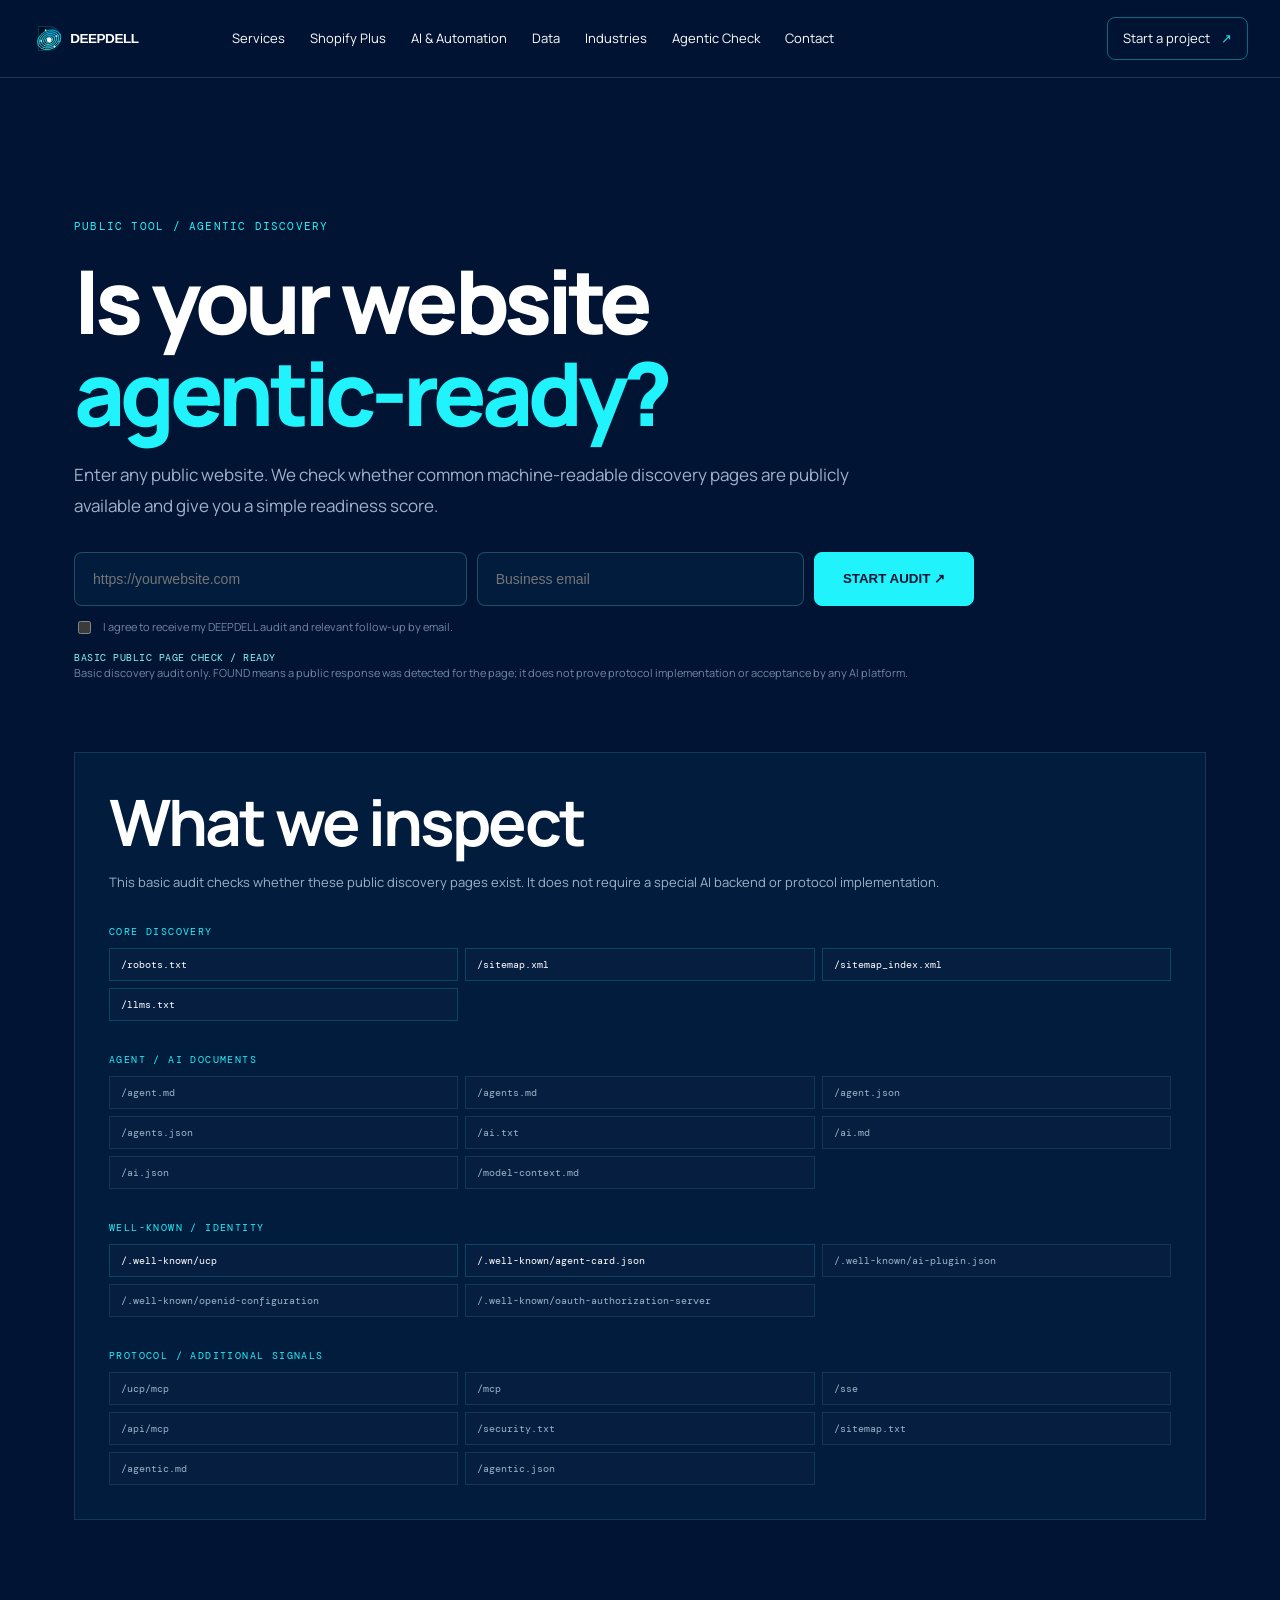
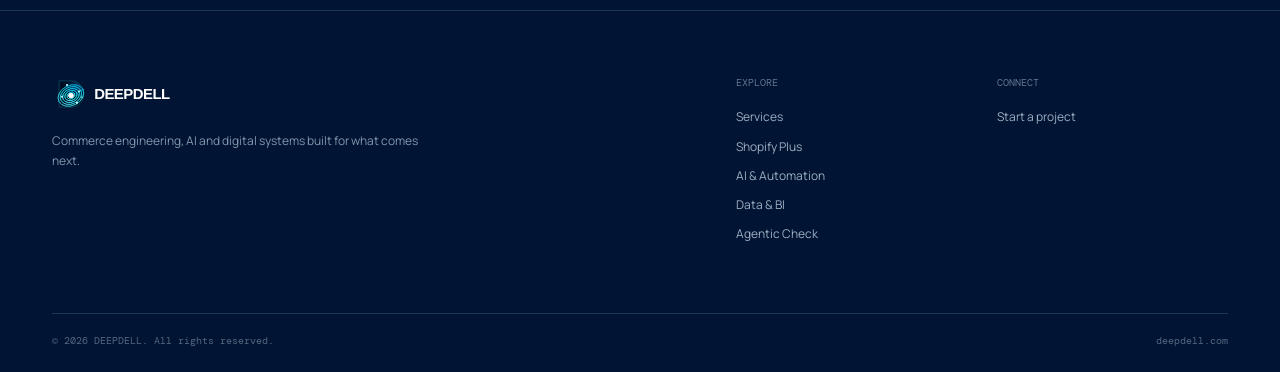
<file: agentic-check.html>
<!doctype html>
<html lang="en">
<head>
<meta charset="utf-8"><meta name="viewport" content="width=device-width,initial-scale=1"><meta name="theme-color" content="#011434">
<meta name="description" content="DEEPDELL Agentic Readiness Checker — a simple public audit of machine-readable discovery pages.">
<link rel="canonical" href="https://deepdell.com/agentic-check.html"><link rel="icon" href="assets/favicon.svg">
<link rel="stylesheet" href="styles.css"><link rel="stylesheet" href="responsive.css"><link rel="stylesheet" href="brand.css"><link rel="stylesheet" href="ux.css"><link rel="stylesheet" href="tech.css"><link rel="stylesheet" href="site-fixes.css">
<title>Agentic Readiness Checker — DEEPDELL</title>
<style>
.check-wrap{max-width:1180px;margin:0 auto;padding:140px 24px 90px}.check-hero{max-width:900px;margin-bottom:42px}.check-hero h1{font-size:clamp(48px,7vw,88px);line-height:.96;margin:18px 0 22px}.check-hero h1 span{color:#20f3fb}.check-hero p{color:#9db3ca;font-size:17px;line-height:1.8;max-width:820px}.check-form{display:grid;grid-template-columns:minmax(0,1.2fr) minmax(0,1fr) auto;gap:10px;margin:30px 0 12px}.check-form input{min-width:0;padding:17px 18px;border:1px solid rgba(137,249,253,.22);background:#021c3d;color:#fff;border-radius:8px;font:14px Inter,Arial,sans-serif;outline:none}.check-form input:focus{border-color:#20f3fb;box-shadow:0 0 0 3px rgba(32,243,251,.08)}.check-form button{border:1px solid #20f3fb;background:#20f3fb;color:#011434;padding:0 28px;border-radius:8px;font-weight:800;cursor:pointer;min-height:54px}.check-form button:disabled{opacity:.5;cursor:wait}.consent{display:flex;gap:9px;align-items:flex-start;margin:0 0 12px;color:#7189a3;font-size:11px;line-height:1.6}.consent input{margin-top:3px;accent-color:#20f3fb}.check-note{font-size:11px;color:#7189a3;line-height:1.7}.server-status{font:10px 'DM Mono',monospace;color:#89f9fd;letter-spacing:.05em;margin-top:14px}.server-status.error{color:#ffb7b7}.audit-panel{display:none;margin-top:35px}.audit-panel.show{display:block}.audit-url{margin:0 0 18px;padding:11px 13px;border:1px solid rgba(137,249,253,.14);background:#021c3d;color:#89f9fd;font:10px 'DM Mono',monospace;overflow:hidden;text-overflow:ellipsis;white-space:nowrap}.audit-head{display:flex;justify-content:space-between;gap:25px;align-items:flex-end;margin-bottom:20px}.audit-score{font-size:66px;line-height:.9;font-weight:800;color:#20f3fb}.audit-score small{font-size:20px;color:#89f9fd}.audit-label{color:#9db3ca;font:10px 'DM Mono',monospace;letter-spacing:.1em;text-transform:uppercase;line-height:1.8}.audit-grid{display:grid;grid-template-columns:repeat(2,minmax(0,1fr));gap:10px}.audit-card{padding:18px;border:1px solid rgba(137,249,253,.13);background:#062247;min-height:100px}.audit-card.pass{border-color:rgba(32,243,251,.35)}.audit-card.warn{border-color:rgba(255,196,91,.3)}.audit-top{display:flex;justify-content:space-between;gap:10px;margin-bottom:8px}.audit-top strong{font-size:13px}.badge{font:9px 'DM Mono',monospace;letter-spacing:.1em;color:#89f9fd}.warn .badge{color:#ffc45b}.audit-card p{margin:0;color:#9db3ca;font-size:12px;line-height:1.65}.group-title{margin:32px 0 10px;color:#20f3fb;font:10px 'DM Mono',monospace;letter-spacing:.14em}.score-box{margin:30px 0;padding:24px;border:1px solid rgba(32,243,251,.24);background:linear-gradient(135deg,rgba(32,243,251,.045),rgba(2,28,61,.96))}.score-box h3{margin:0 0 18px;color:#20f3fb;font:11px 'DM Mono',monospace;letter-spacing:.14em}.score-row{display:grid;grid-template-columns:minmax(0,1fr) auto;gap:15px;padding:11px 0;border-bottom:1px solid rgba(137,249,253,.08);color:#dce9f5;font-size:13px}.score-row strong{font:700 12px 'DM Mono',monospace;color:#89f9fd}.score-total{display:flex;justify-content:space-between;margin-top:16px;padding-top:16px;border-top:1px solid rgba(32,243,251,.22);font-weight:800}.score-total b{font:700 20px 'DM Mono',monospace;color:#20f3fb}.audit-actions{display:flex;justify-content:space-between;gap:15px;align-items:center;margin-top:22px;padding:22px;border:1px solid rgba(32,243,251,.22);background:#021c3d}.audit-actions strong{display:block;font-size:18px;margin-bottom:5px}.audit-actions span{color:#9db3ca;font-size:12px;line-height:1.6}.audit-actions a{white-space:nowrap}.method{margin-top:70px;padding:34px;border:1px solid rgba(137,249,253,.13);background:#021c3d}.method h2{margin-top:0}.method p{color:#9db3ca;line-height:1.75;font-size:13px}.path-list{display:grid;grid-template-columns:repeat(3,1fr);gap:7px}.path{padding:9px 11px;border:1px solid rgba(137,249,253,.10);background:#061f40;color:#9db3ca;font:10px 'DM Mono',monospace;overflow:hidden;text-overflow:ellipsis}.path.standard{color:#fff;border-color:rgba(32,243,251,.18)}
@media(max-width:700px){.check-wrap{padding:105px 18px 60px}.check-form{grid-template-columns:1fr}.check-form button{width:100%}.audit-head{align-items:flex-start;flex-direction:column}.audit-grid{grid-template-columns:1fr}.audit-actions{align-items:flex-start;flex-direction:column}.audit-actions a{width:100%;text-align:center}.path-list{grid-template-columns:1fr 1fr}.audit-score{font-size:56px}}@media(max-width:430px){.path-list{grid-template-columns:1fr}.check-hero h1{font-size:clamp(42px,12vw,58px)}}
</style>
</head>
<body>
<div id="site-loader" aria-hidden="true"><div class="loader-inner"><div class="loader-orbit"><span class="loader-core"></span></div><span class="loader-label">DEEPDELL / INITIALISING</span></div></div>
<header class="site-header" id="top"><a class="brand" href="/" aria-label="DEEPDELL home"><img src="assets/deepdell-lockup.svg" alt="DEEPDELL — Deep Technology. Clear Impact."></a><nav class="nav" aria-label="Main navigation"><a href="services.html">Services</a><a href="shopify-plus.html">Shopify Plus</a><a href="ai.html">AI & Automation</a><a href="data.html">Data</a><a href="industries.html">Industries</a><a href="agentic-check.html" aria-current="page">Agentic Check</a><a href="contact.html">Contact</a></nav><div class="header-tools"><a class="header-cta" href="contact.html">Start a project <span>↗</span></a><button class="menu" aria-label="Open menu" aria-expanded="false" type="button"><i></i><i></i></button></div></header>
<main class="check-wrap">
<section class="check-hero"><div class="section-kicker">PUBLIC TOOL / AGENTIC DISCOVERY</div><h1>Is your website <span>agentic-ready?</span></h1><p>Enter any public website. We check whether common machine-readable discovery pages are publicly available and give you a simple readiness score.</p><form class="check-form" id="scan-form"><input id="url" type="url" inputmode="url" autocomplete="url" placeholder="https://yourwebsite.com" aria-label="Website URL" required><input id="email" type="email" autocomplete="email" placeholder="Business email" aria-label="Business email" required><button id="scan-button" type="submit">START AUDIT ↗</button></form><label class="consent"><input id="consent" type="checkbox" required><span>I agree to receive my DEEPDELL audit and relevant follow-up by email.</span></label><div class="server-status" id="server-status">BASIC PUBLIC PAGE CHECK / READY</div><div class="check-note">Basic discovery audit only. FOUND means a public response was detected for the page; it does not prove protocol implementation or acceptance by any AI platform.</div></section>
<section class="audit-panel" id="status" aria-live="polite"></section>
<section class="method"><h2>What we inspect</h2><p>This basic audit checks whether these public discovery pages exist. It does not require a special AI backend or protocol implementation.</p><div class="group-title">CORE DISCOVERY</div><div class="path-list"><div class="path standard">/robots.txt</div><div class="path standard">/sitemap.xml</div><div class="path standard">/sitemap_index.xml</div><div class="path standard">/llms.txt</div></div><div class="group-title">AGENT / AI DOCUMENTS</div><div class="path-list"><div class="path">/agent.md</div><div class="path">/agents.md</div><div class="path">/agent.json</div><div class="path">/agents.json</div><div class="path">/ai.txt</div><div class="path">/ai.md</div><div class="path">/ai.json</div><div class="path">/model-context.md</div></div><div class="group-title">WELL-KNOWN / IDENTITY</div><div class="path-list"><div class="path standard">/.well-known/ucp</div><div class="path standard">/.well-known/agent-card.json</div><div class="path">/.well-known/ai-plugin.json</div><div class="path">/.well-known/openid-configuration</div><div class="path">/.well-known/oauth-authorization-server</div></div><div class="group-title">PROTOCOL / ADDITIONAL SIGNALS</div><div class="path-list"><div class="path">/ucp/mcp</div><div class="path">/mcp</div><div class="path">/sse</div><div class="path">/api/mcp</div><div class="path">/security.txt</div><div class="path">/sitemap.txt</div><div class="path">/agentic.md</div><div class="path">/agentic.json</div></div></section>
</main>
<footer class="footer"><div class="footer-brand"><img src="assets/deepdell-lockup.svg" alt="DEEPDELL — Deep Technology. Clear Impact."><p>Commerce engineering, AI and digital systems built for what comes next.</p></div><div class="footer-links"><div><strong>EXPLORE</strong><a href="services.html">Services</a><a href="shopify-plus.html">Shopify Plus</a><a href="ai.html">AI & Automation</a><a href="data.html">Data & BI</a><a href="agentic-check.html">Agentic Check</a></div><div><strong>CONNECT</strong><a href="contact.html">Start a project</a></div></div><div class="footer-bottom"><span>© 2026 DEEPDELL. All rights reserved.</span><span>deepdell.com</span></div></footer>
<script src="script.js"></script>
<script>
(()=> {
const form=document.getElementById('scan-form'),input=document.getElementById('url'),emailInput=document.getElementById('email'),consent=document.getElementById('consent'),status=document.getElementById('status'),button=document.getElementById('scan-button'),server=document.getElementById('server-status');
const q=new URLSearchParams(location.search);if(q.get('url'))input.value=q.get('url');if(q.get('email'))emailInput.value=q.get('email');
const esc=s=>String(s??'').replace(/[&<>"]/g,m=>({'&':'&amp;','<':'&lt;','>':'&gt;','"':'&quot;'}[m]));
const checks=[
['Core Discovery','robots.txt','/robots.txt',true],['Core Discovery','sitemap.xml','/sitemap.xml',true],['Core Discovery','sitemap index','/sitemap_index.xml',true],['Core Discovery','llms.txt','/llms.txt',true],
['Agent Documents','agent.md','/agent.md',false],['Agent Documents','agents.md','/agents.md',false],['Agent Documents','agent.json','/agent.json',false],['Agent Documents','agents.json','/agents.json',false],['Agent Documents','ai.txt','/ai.txt',false],['Agent Documents','ai.md','/ai.md',false],['Agent Documents','ai.json','/ai.json',false],['Agent Documents','model-context.md','/model-context.md',false],
['Agent Identity','UCP profile','/.well-known/ucp',true],['Agent Identity','A2A Agent Card','/.well-known/agent-card.json',true],['Agent Identity','AI plugin','/.well-known/ai-plugin.json',false],['Agent Identity','OpenID configuration','/.well-known/openid-configuration',false],['Agent Identity','OAuth authorization server','/.well-known/oauth-authorization-server',false],
['Protocols & Signals','UCP MCP','/ucp/mcp',false],['Protocols & Signals','MCP','/mcp',false],['Protocols & Signals','MCP SSE','/sse',false],['Protocols & Signals','API MCP','/api/mcp',false],['Protocols & Signals','security.txt','/security.txt',false],['Protocols & Signals','sitemap.txt','/sitemap.txt',false],['Protocols & Signals','agentic.md','/agentic.md',false],['Protocols & Signals','agentic.json','/agentic.json',false]
];
async function probe(url){
  try{const r=await fetch(url,{mode:'cors',redirect:'follow',cache:'no-store'});return {ok:r.ok,status:r.status,source:'DIRECT'}}
  catch{}
  try{
    const reader='https://r.jina.ai/'+url;
    const r=await fetch(reader,{mode:'cors',cache:'no-store'});
    const t=await r.text();
    const missing=/(^|\n)404\s*(Not Found|Page Not Found)?($|\n)/i.test(t)||/requested page (could not be found|does not exist)/i.test(t);
    return {ok:r.ok&&!missing,status:r.ok?(missing?404:200):r.status,source:'READER'};
  }catch{return {ok:false,status:0,source:'UNREACHABLE'}}
}
function score(results){
 const by=g=>results.filter(x=>x.group===g),count=g=>by(g).filter(x=>x.found).length;
 return {
  technicalSeo:Math.round((results.filter(x=>['robots.txt','sitemap.xml'].includes(x.name)).filter(x=>x.found).length/2)*20),
  machineDiscovery:Math.round((count('Core Discovery')/4)*20),
  llmReadability:Math.round((count('Agent Documents')/8)*20),
  agentIdentity:Math.round((count('Agent Identity')/5)*20),
  agentProtocols:Math.round((count('Protocols & Signals')/8)*20)
 };
}
async function captureLead(base,email,results,total){
 const publicKey='XjPgFj',listId='VhCn88',found=results.filter(x=>x.found).length,c=score(results);
 const payload={data:{type:'subscription',attributes:{custom_source:'DEEPDELL Agentic Readiness Checker',profiles:{data:[{type:'profile',attributes:{email,properties:{Website_URL:base,Audit_URL:location.origin+'/agentic-check.html?url='+encodeURIComponent(base),Audit_Score:total,Audit_Found:found,Technical_SEO_Score:c.technicalSeo,Machine_Discovery_Score:c.machineDiscovery,LLM_Readability_Score:c.llmReadability,Agent_Identity_Score:c.agentIdentity,Agent_Protocols_Score:c.agentProtocols,Audit_Date:new Date().toISOString(),Lead_Source:'DEEPDELL Agentic Checker',Service_Interest:'Agentic Website Implementation'},subscriptions:{email:{marketing:{consent:'SUBSCRIBED'}}}}}]}}},relationships:{list:{data:{type:'list',id:listId}}}}};
 const r=await fetch('https://a.klaviyo.com/client/subscriptions/?company_id='+encodeURIComponent(publicKey),{method:'POST',headers:{revision:'2026-07-15','content-type':'application/json',accept:'application/json'},body:JSON.stringify(payload)});
 if(!r.ok)throw new Error('Lead capture returned HTTP '+r.status);
 return true;
}
function render(base,results){
 const c=score(results),total=Object.values(c).reduce((a,b)=>a+b,0),groups={};results.forEach(x=>(groups[x.group]??=[]).push(x));
 status.innerHTML='<div class="audit-url">'+esc(base)+'</div><div class="audit-head"><div><div class="audit-score">'+total+'<small>/100</small></div><div class="audit-label">BASIC DISCOVERY AUDIT</div></div><div class="audit-label">FOUND '+results.filter(x=>x.found).length+' / '+results.length+'<br>PUBLIC PAGE CHECK</div></div><section class="score-box"><h3>AGENTIC READINESS</h3>'+
 [['Technical SEO',c.technicalSeo],['Machine Discovery',c.machineDiscovery],['LLM Readability',c.llmReadability],['Agent Identity',c.agentIdentity],['Agent Protocols',c.agentProtocols]].map(x=>'<div class="score-row"><span>'+x[0]+'</span><strong>'+x[1]+' / 20</strong></div>').join('')+
 '<div class="score-total"><span>TOTAL</span><b>'+total+' / 100</b></div></section>'+
 Object.entries(groups).map(([g,items])=>'<div class="group-title">'+esc(g.toUpperCase())+'</div><div class="audit-grid">'+items.map(x=>'<article class="audit-card '+(x.found?'pass':'warn')+'"><div class="audit-top"><strong>'+esc(x.name)+'</strong><span class="badge">'+(x.found?'FOUND':'NOT FOUND')+'</span></div><p><code>'+esc(x.path)+'</code> · '+(x.found?'Public page detected.':'No public page detected.')+(x.status?' HTTP '+x.status+'.':'')+'</p></article>').join('')+'</div>').join('')+
 '<div class="audit-actions"><div><strong>Want to improve your website for agents?</strong><span>DEEPDELL can build the missing discovery and machine-readable layer.</span></div><a class="btn primary" href="contact.html?audit='+encodeURIComponent(base)+'">MAKE MY WEBSITE AGENTIC ↗</a></div>';
 status.classList.add('show');try{sessionStorage.setItem('deepdell-last-audit',base)}catch{}
}
form.addEventListener('submit',async e=>{
 e.preventDefault();let value=input.value.trim();if(!value)return;
 try{const u=new URL(value);if(!/^https?:$/.test(u.protocol))throw new Error('Use a public http:// or https:// URL.');value=u.origin+'/'}catch{server.textContent='BASIC PUBLIC PAGE CHECK / INVALID URL';server.className='server-status error';return}
 if(!emailInput.value.trim()||!consent.checked){server.textContent='BASIC PUBLIC PAGE CHECK / EMAIL CONSENT REQUIRED';server.className='server-status error';return}button.disabled=true;button.textContent='CHECKING…';server.textContent='BASIC PUBLIC PAGE CHECK / SCANNING';server.className='server-status';status.classList.remove('show');
 try{
  const results=await Promise.all(checks.map(async ([group,name,path,standard])=>{const r=await probe(value.replace(/\/$/,'')+path);return {group,name,path,standard,found:r.ok,status:r.status,source:r.source}}));
  const c=score(results),total=Object.values(c).reduce((a,b)=>a+b,0);try{await captureLead(value,emailInput.value.trim(),results,total);server.textContent='BASIC PUBLIC PAGE CHECK / COMPLETE';}catch(err){server.textContent='AUDIT COMPLETE / LEAD CAPTURE FAILED';server.className='server-status error'}render(value,results);
 }catch(err){status.innerHTML='<div class="score-box"><h3>AUDIT COULD NOT COMPLETE</h3><p style="margin:0;color:#9db3ca;line-height:1.7;font-size:13px">'+esc(err.message||'The basic check could not complete.')+'</p></div>';status.classList.add('show');server.textContent='BASIC PUBLIC PAGE CHECK / ERROR';server.className='server-status error'}
 finally{button.disabled=false;button.textContent='START AUDIT ↗'}
});
})();
</script>
</body></html>
</file>
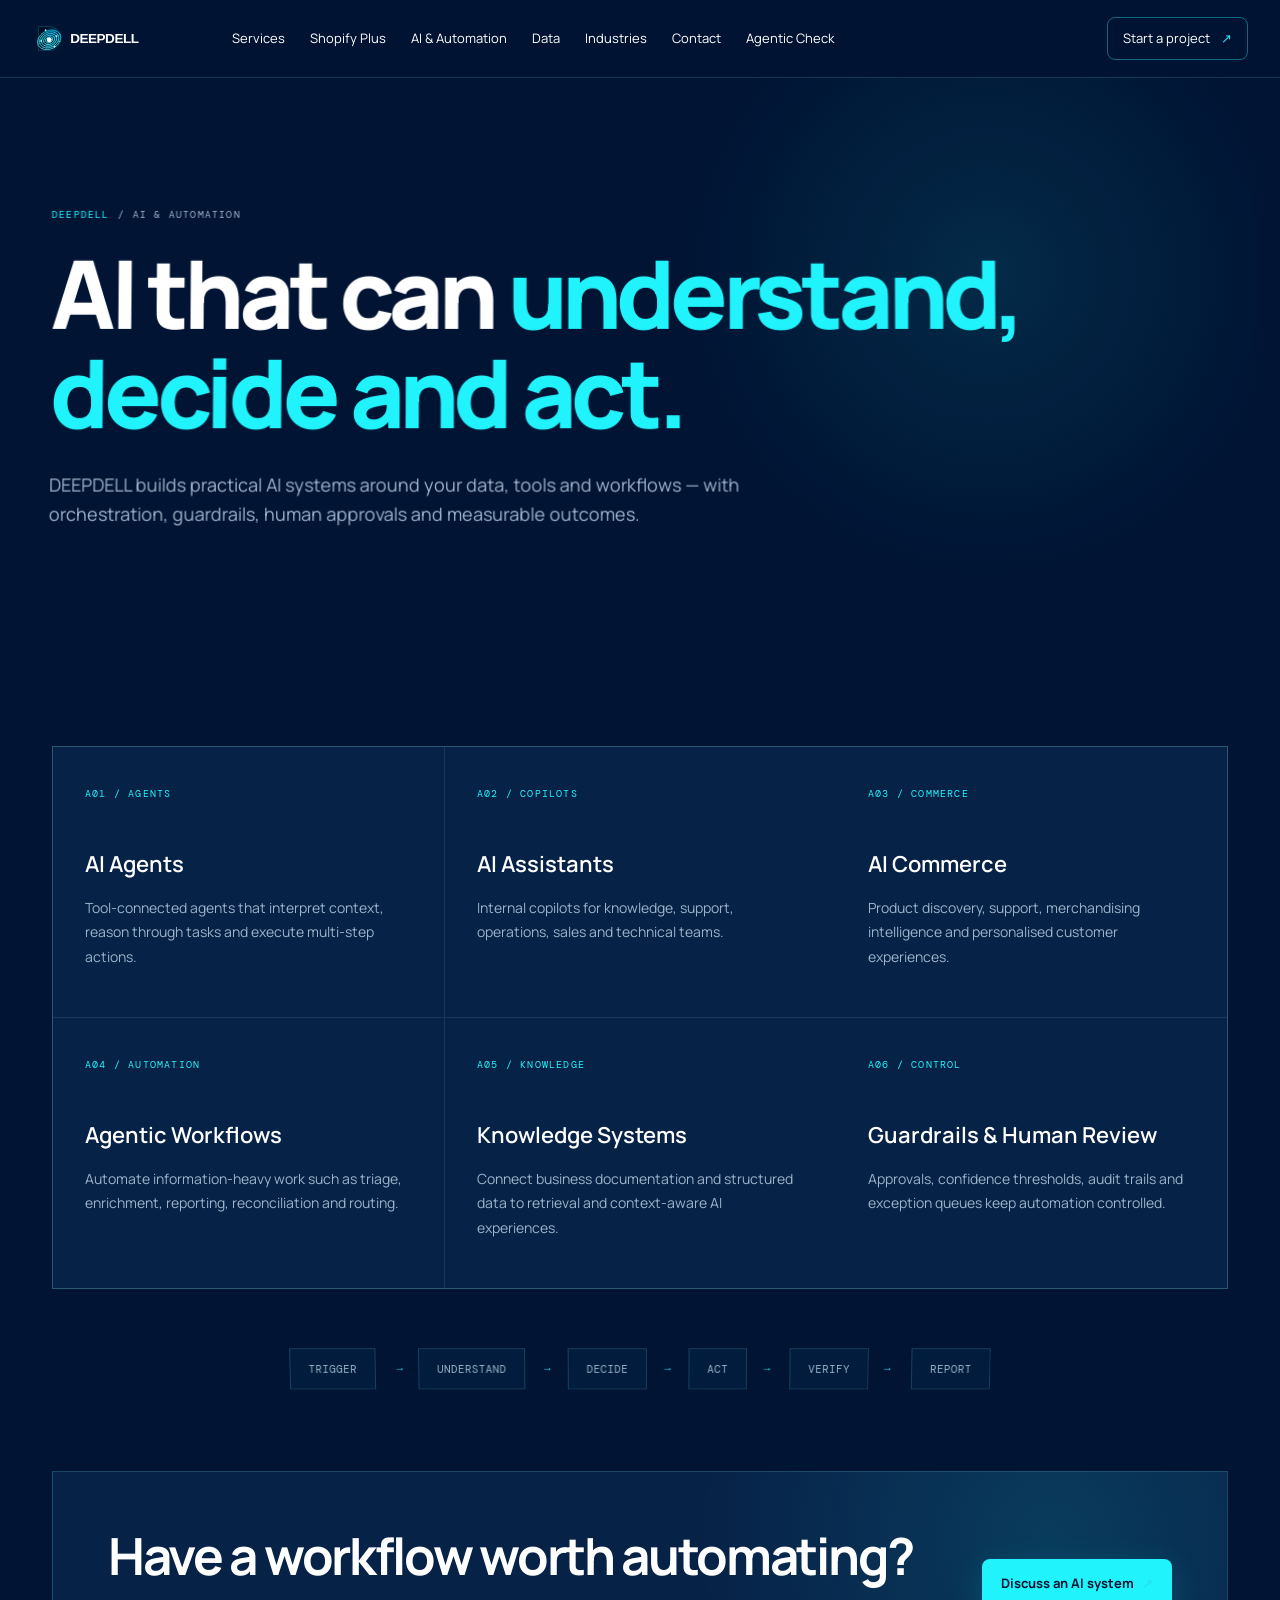
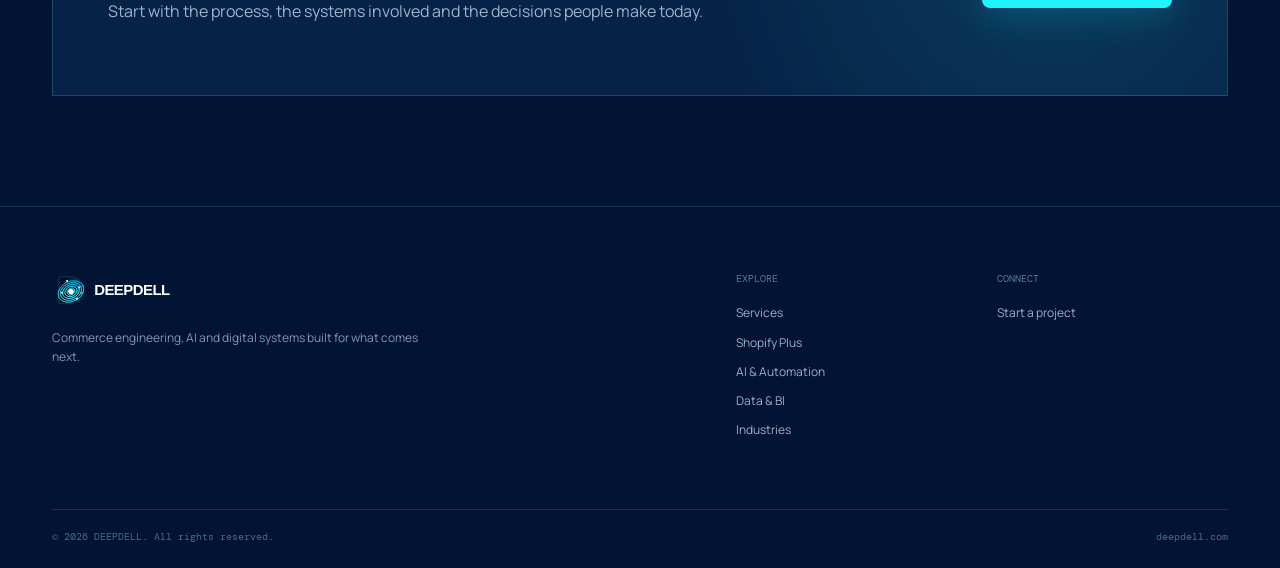
<file: ai.html>
<!doctype html><html lang="en"><head><meta charset="utf-8"><meta name="viewport" content="width=device-width,initial-scale=1"><meta name="theme-color" content="#011434"><meta name="description" content="DEEPDELL AI engineering and agentic automation: AI agents, copilots, knowledge systems, commerce AI, workflow automation and data intelligence."><meta name="robots" content="index,follow"><link rel="canonical" href="https://deepdell.com/ai.html"><link rel="icon" href="assets/favicon.svg"><link rel="stylesheet" href="styles.css"><link rel="stylesheet" href="responsive.css"><link rel="stylesheet" href="brand.css"><link rel="stylesheet" href="ux.css"><title>AI Agents & Agentic Automation | DEEPDELL</title></head><body><div id="site-loader" aria-hidden="true"><div class="loader-inner"><div class="loader-orbit"><span class="loader-core"></span></div><span class="loader-label">DEEPDELL / INITIALISING</span></div></div><div class="scroll-progress"></div><header class="site-header"><a class="brand" href="index.html"><img src="assets/deepdell-logo.svg" alt="DEEPDELL"></a><nav class="nav" aria-label="Main navigation"><a href="services.html">Services</a><a href="shopify-plus.html">Shopify Plus</a><a href="ai.html">AI & Automation</a><a href="data.html">Data</a><a href="industries.html">Industries</a><a href="contact.html">Contact</a></nav><div class="header-tools"><button class="theme-toggle" type="button" aria-label="Switch theme"><svg class="moon" viewBox="0 0 24 24"><path d="M20.5 15.4A8.5 8.5 0 0 1 8.6 3.5 8.5 8.5 0 1 0 20.5 15.4Z"/></svg><svg class="sun" viewBox="0 0 24 24"><circle cx="12" cy="12" r="4"/><path d="M12 2v2M12 20v2M4.93 4.93l1.42 1.42M17.65 17.65l1.42 1.42M2 12h2M20 12h2M4.93 19.07l1.42-1.42M17.65 6.35l1.42-1.42"/></svg></button><a class="header-cta" href="contact.html">Start a project <span>↗</span></a><button class="menu" aria-label="Open menu" aria-expanded="false" type="button"><i></i><i></i></button></div></header><main><section class="page-hero section-pad"><div><div class="breadcrumbs"><a href="index.html">DEEPDELL</a><span>/</span><span>AI & Automation</span></div><h1>AI that can <em>understand, decide and act.</em></h1><p>DEEPDELL builds practical AI systems around your data, tools and workflows — with orchestration, guardrails, human approvals and measurable outcomes.</p></div></section><section class="section-pad"><div class="page-grid"><article class="page-card"><span class="card-code">A01 / AGENTS</span><h3>AI Agents</h3><p>Tool-connected agents that interpret context, reason through tasks and execute multi-step actions.</p></article><article class="page-card"><span class="card-code">A02 / COPILOTS</span><h3>AI Assistants</h3><p>Internal copilots for knowledge, support, operations, sales and technical teams.</p></article><article class="page-card"><span class="card-code">A03 / COMMERCE</span><h3>AI Commerce</h3><p>Product discovery, support, merchandising intelligence and personalised customer experiences.</p></article><article class="page-card"><span class="card-code">A04 / AUTOMATION</span><h3>Agentic Workflows</h3><p>Automate information-heavy work such as triage, enrichment, reporting, reconciliation and routing.</p></article><article class="page-card"><span class="card-code">A05 / KNOWLEDGE</span><h3>Knowledge Systems</h3><p>Connect business documentation and structured data to retrieval and context-aware AI experiences.</p></article><article class="page-card"><span class="card-code">A06 / CONTROL</span><h3>Guardrails & Human Review</h3><p>Approvals, confidence thresholds, audit trails and exception queues keep automation controlled.</p></article></div><div class="architecture" style="margin-top:60px"><div>TRIGGER</div><b>→</b><div>UNDERSTAND</div><b>→</b><div>DECIDE</div><b>→</b><div>ACT</div><b>→</b><div>VERIFY</div><b>→</b><div>REPORT</div></div><div class="cta-strip"><div><h2>Have a workflow worth automating?</h2><p>Start with the process, the systems involved and the decisions people make today.</p></div><a class="btn primary" href="contact.html">Discuss an AI system <span>↗</span></a></div></section></main><footer class="footer"><div class="footer-brand"><img src="assets/deepdell-logo.svg" alt="DEEPDELL"><p>Commerce engineering, AI and digital systems built for what comes next.</p></div><div class="footer-links"><div><strong>EXPLORE</strong><a href="services.html">Services</a><a href="shopify-plus.html">Shopify Plus</a><a href="ai.html">AI & Automation</a><a href="data.html">Data & BI</a><a href="industries.html">Industries</a></div><div><strong>CONNECT</strong><a href="contact.html">Start a project</a><a href="mailto:support@deepdell.com">support@deepdell.com</a></div></div><div class="footer-bottom"><span>© 2026 DEEPDELL. All rights reserved.</span><span>deepdell.com</span></div></footer><script src="script.js"></script></body></html>
</file>
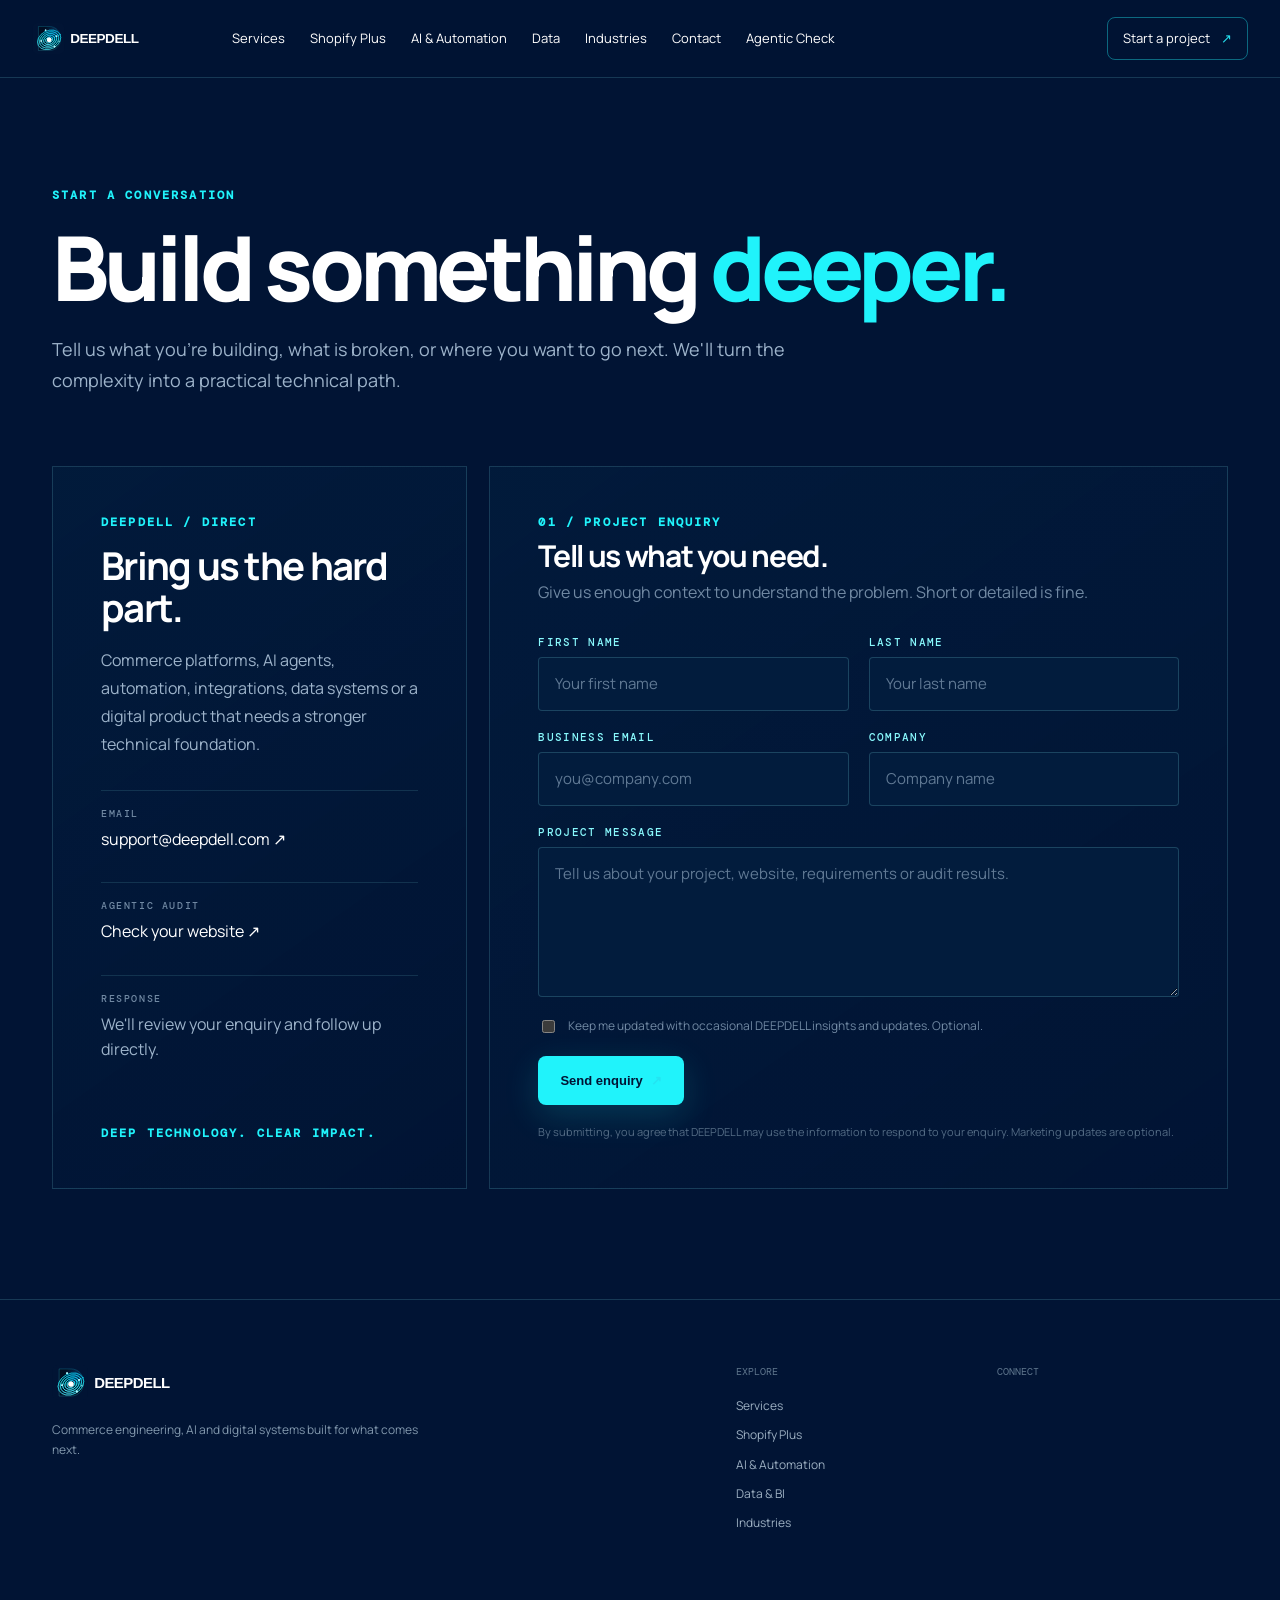
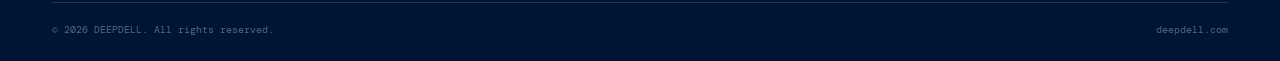
<file: contact.html>
<!doctype html>
<html lang="en">
<head>
<meta charset="utf-8"><meta name="viewport" content="width=device-width,initial-scale=1,viewport-fit=cover"><meta name="theme-color" content="#011434">
<meta name="description" content="Contact DEEPDELL about commerce engineering, AI, automation, data platforms and digital products.">
<meta name="robots" content="index,follow"><link rel="canonical" href="https://deepdell.com/contact.html"><link rel="icon" href="assets/favicon.svg">
<link rel="stylesheet" href="styles.css"><link rel="stylesheet" href="responsive.css"><link rel="stylesheet" href="brand.css"><link rel="stylesheet" href="ux.css"><link rel="stylesheet" href="site-fixes.css">
<title>Contact DEEPDELL | Digital Engineering & AI</title>
<style>
.contact-page{max-width:1240px;margin:0 auto}
.contact-hero{padding-bottom:34px}
.contact-kicker{font:600 12px/1.2 "DM Mono",monospace;letter-spacing:.18em;color:#20F3FB}
.contact-hero h1{max-width:980px;margin:18px 0 20px;font-size:clamp(52px,7vw,96px);line-height:.94;letter-spacing:-.055em}
.contact-hero h1 span{color:#20F3FB}
.contact-hero p{max-width:780px;font-size:18px;line-height:1.7;color:#9db3ca}
.contact-shell{display:grid;grid-template-columns:minmax(280px,.72fr) minmax(0,1.28fr);gap:22px;margin-top:18px}
.contact-info,.contact-form-card{border:1px solid rgba(137,249,253,.16);background:linear-gradient(145deg,rgba(2,28,61,.76),rgba(1,20,52,.94));}
.contact-info{padding:clamp(28px,4vw,48px);display:flex;flex-direction:column;justify-content:space-between;min-height:520px}
.contact-info h2{font-size:clamp(28px,3vw,42px);line-height:1.05;margin:16px 0}
.contact-info p{color:#9db3ca;line-height:1.75}
.contact-points{display:grid;gap:14px;margin-top:32px}
.contact-point{padding:16px 0;border-top:1px solid rgba(137,249,253,.12)}
.contact-point small{display:block;color:#7189a3;font:500 10px/1.4 "DM Mono",monospace;letter-spacing:.16em;text-transform:uppercase;margin-bottom:6px}
.contact-point a{color:#fff;text-decoration:none}.contact-point a:hover{color:#20F3FB}
.contact-form-card{padding:clamp(28px,4vw,48px)}
.contact-form-head{margin-bottom:30px}.contact-form-head h2{margin:10px 0 8px;font-size:30px}.contact-form-head p{margin:0;color:#7189a3;line-height:1.6}
.dd-form{display:grid;grid-template-columns:1fr 1fr;gap:20px}
.dd-field{display:grid;gap:8px}.dd-field.full{grid-column:1/-1}
.dd-field label{font:500 11px/1.2 "DM Mono",monospace;letter-spacing:.12em;text-transform:uppercase;color:#89F9FD}
.dd-field input,.dd-field textarea{width:100%;box-sizing:border-box;border:1px solid rgba(137,249,253,.18);border-radius:4px;background:#021C3D;color:#fff;padding:15px 16px;font:400 15px/1.45 Inter,Manrope,Arial,sans-serif;outline:none;transition:border-color .2s,box-shadow .2s,background .2s}
.dd-field textarea{min-height:150px;resize:vertical}
.dd-field input::placeholder,.dd-field textarea::placeholder{color:#607994}
.dd-field input:focus,.dd-field textarea:focus{border-color:#20F3FB;box-shadow:0 0 0 3px rgba(32,243,251,.08);background:#031f44}
.dd-consent{grid-column:1/-1;display:flex;gap:10px;align-items:flex-start;color:#7189a3;font-size:12px;line-height:1.55}
.dd-consent input{margin-top:3px;accent-color:#20F3FB}
.dd-submit{display:flex;align-items:center;gap:16px;flex-wrap:wrap}.dd-submit button{border:0;cursor:pointer}.dd-submit button:disabled{opacity:.55;cursor:wait}
.dd-status{font-size:13px;color:#89F9FD;min-height:20px}
.dd-legal{margin:18px 0 0;color:#536b84;font-size:11px;line-height:1.6}
@media(max-width:800px){.contact-shell{grid-template-columns:1fr}.contact-info{min-height:auto}.dd-form{grid-template-columns:1fr}.dd-field.full,.dd-consent{grid-column:auto}}
</style>
<script type="application/ld+json">{"@context":"https://schema.org","@type":"ContactPage","name":"Contact DEEPDELL","url":"https://deepdell.com/contact.html","mainEntity":{"@type":"Organization","name":"DEEPDELL","email":"support@deepdell.com","url":"https://deepdell.com/"}}</script>
</head>
<body>
<div id="site-loader" aria-hidden="true"><div class="loader-inner"><div class="loader-orbit"><span class="loader-core"></span></div><span class="loader-label">DEEPDELL / INITIALISING</span></div></div><div class="scroll-progress"></div>
<header class="site-header"><a class="brand" href="/"><img src="assets/deepdell-lockup.svg" alt="DEEPDELL — Deep Technology. Clear Impact."></a><nav class="nav" aria-label="Main navigation"><a href="services.html">Services</a><a href="shopify-plus.html">Shopify Plus</a><a href="ai.html">AI & Automation</a><a href="data.html">Data</a><a href="industries.html">Industries</a><a href="contact.html" aria-current="page">Contact</a></nav><div class="header-tools"><a class="header-cta" href="mailto:support@deepdell.com">Start a project <span>↗</span></a><button class="menu" aria-label="Open menu" aria-expanded="false" type="button"><i></i><i></i></button></div></header>
<main class="section-pad contact-page">
<section class="contact-hero"><div class="contact-kicker">START A CONVERSATION</div><h1>Build something <span>deeper.</span></h1><p>Tell us what you're building, what is broken, or where you want to go next. We'll turn the complexity into a practical technical path.</p></section>
<section class="contact-shell">
<aside class="contact-info">
<div><div class="contact-kicker">DEEPDELL / DIRECT</div><h2>Bring us the hard part.</h2><p>Commerce platforms, AI agents, automation, integrations, data systems or a digital product that needs a stronger technical foundation.</p><div class="contact-points">
<div class="contact-point"><small>EMAIL</small><a href="mailto:support@deepdell.com">support@deepdell.com ↗</a></div>
<div class="contact-point"><small>AGENTIC AUDIT</small><a href="agentic-check.html">Check your website ↗</a></div>
<div class="contact-point"><small>RESPONSE</small><span style="color:#9db3ca">We'll review your enquiry and follow up directly.</span></div>
</div></div>
<div class="contact-kicker" style="margin-top:36px">DEEP TECHNOLOGY. CLEAR IMPACT.</div>
</aside>
<div class="contact-form-card">
<div class="contact-form-head"><div class="contact-kicker">01 / PROJECT ENQUIRY</div><h2>Tell us what you need.</h2><p>Give us enough context to understand the problem. Short or detailed is fine.</p></div>
<form id="deepdell-contact-form" class="dd-form" novalidate>
<div class="dd-field"><label for="first_name">First name</label><input id="first_name" name="first_name" autocomplete="given-name" required placeholder="Your first name"></div>
<div class="dd-field"><label for="last_name">Last name</label><input id="last_name" name="last_name" autocomplete="family-name" placeholder="Your last name"></div>
<div class="dd-field"><label for="email">Business email</label><input id="email" name="email" type="email" autocomplete="email" required placeholder="you@company.com"></div>
<div class="dd-field"><label for="organization">Company</label><input id="organization" name="organization" autocomplete="organization" placeholder="Company name"></div>
<div class="dd-field full"><label for="message">Project message</label><textarea id="message" name="message" required placeholder="Tell us about your project, website, requirements or audit results."></textarea></div>
<label class="dd-consent"><input id="marketing_consent" name="marketing_consent" type="checkbox"><span>Keep me updated with occasional DEEPDELL insights and updates. Optional.</span></label>
<div class="dd-submit full"><button class="btn primary large" type="submit">Send enquiry <span>↗</span></button><span id="deepdell-contact-status" class="dd-status" role="status" aria-live="polite"></span></div>
</form>
<p class="dd-legal">By submitting, you agree that DEEPDELL may use the information to respond to your enquiry. Marketing updates are optional.</p>
</div>
</section>
</main>
<footer class="footer"><div class="footer-brand"><img src="assets/deepdell-lockup.svg" alt="DEEPDELL — Deep Technology. Clear Impact."><p>Commerce engineering, AI and digital systems built for what comes next.</p></div><div class="footer-links"><div><strong>EXPLORE</strong><a href="services.html">Services</a><a href="shopify-plus.html">Shopify Plus</a><a href="ai.html">AI & Automation</a><a href="data.html">Data & BI</a><a href="industries.html">Industries</a></div><div><strong>CONNECT</strong><a href="mailto:support@deepdell.com">Start a project</a></div></div><div class="footer-bottom"><span>© 2026 DEEPDELL. All rights reserved.</span><span>deepdell.com</span></div></footer>
<script>
(function(){
const form=document.getElementById('deepdell-contact-form'),status=document.getElementById('deepdell-contact-status');
if(!form)return;
form.addEventListener('submit',async e=>{
 e.preventDefault(); if(!form.reportValidity())return;
 const d=new FormData(form),email=String(d.get('email')||'').trim(),publicKey='XjPgFj',listId='XXUzia';
 const props={Lead_Source:'deepdell.com/contact.html',Service_Interest:'DEEPDELL Project Enquiry',Project_Message:String(d.get('message')||'').trim(),Enquiry_Date:new Date().toISOString()};
 const profile={data:{type:'profile',attributes:{email,first_name:String(d.get('first_name')||'').trim(),last_name:String(d.get('last_name')||'').trim(),organization:String(d.get('organization')||'').trim(),properties:props}}};
 const btn=form.querySelector('button');btn.disabled=true;status.textContent='Sending…';
 try{
   const p=await fetch('https://a.klaviyo.com/client/profiles?company_id='+encodeURIComponent(publicKey),{method:'POST',headers:{revision:'2025-07-15','content-type':'application/json',accept:'application/json'},body:JSON.stringify(profile)});
   if(!p.ok)throw new Error('Profile request failed');
   if(d.get('marketing_consent')==='on'){
     const sub={data:{type:'subscription',attributes:{custom_source:'DEEPDELL Website Contact',profiles:{data:[{type:'profile',attributes:{email,subscriptions:{email:{marketing:{consent:'SUBSCRIBED'}}}}}]} }},relationships:{list:{data:{type:'list',id:listId}}}}};
     const s=await fetch('https://a.klaviyo.com/client/subscriptions/?company_id='+encodeURIComponent(publicKey),{method:'POST',headers:{revision:'2026-07-15','content-type':'application/json',accept:'application/json'},body:JSON.stringify(sub)});
     if(!s.ok)throw new Error('Subscription request failed');
   }
   form.reset();status.textContent='Enquiry received. We’ll be in touch.';
 }catch(err){status.textContent='We could not submit the enquiry. Please email support@deepdell.com directly.'}
 finally{btn.disabled=false}
});
})();
</script>
<script src="script.js"></script>
</body></html>
</file>
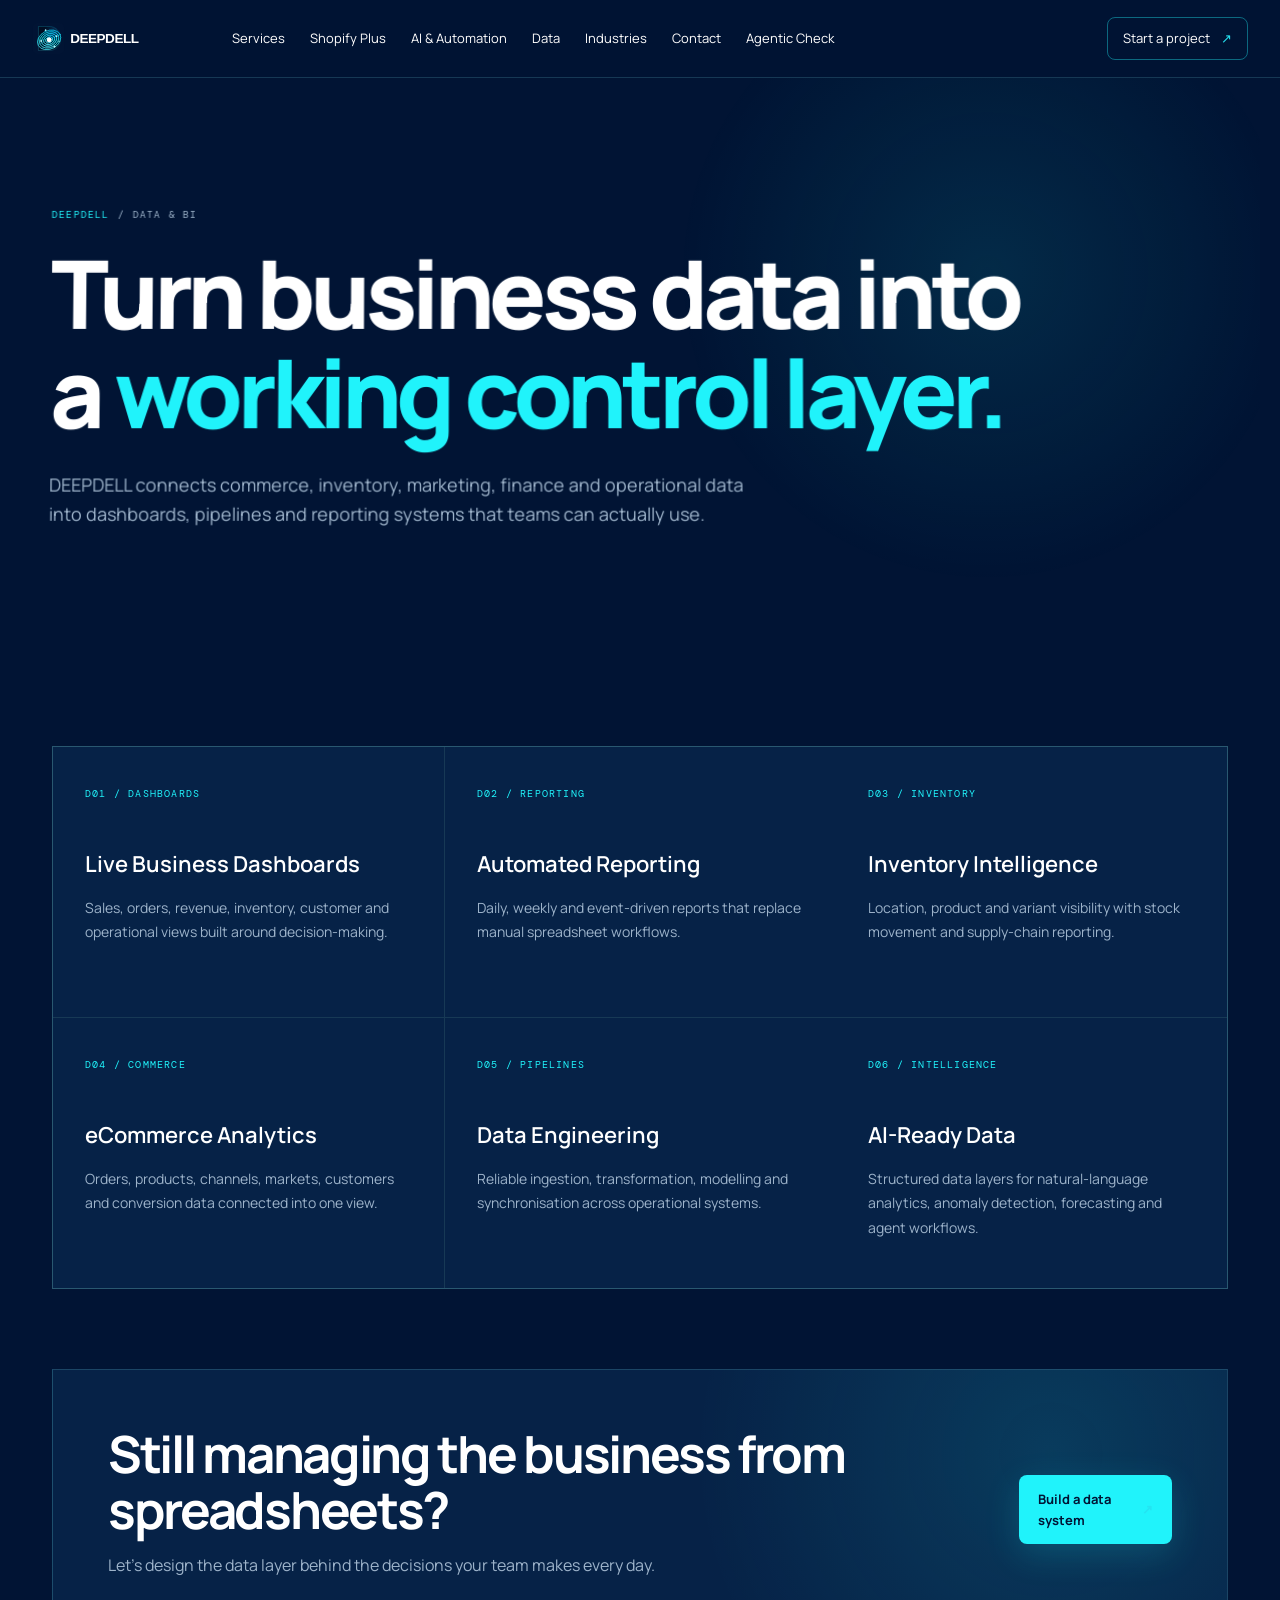
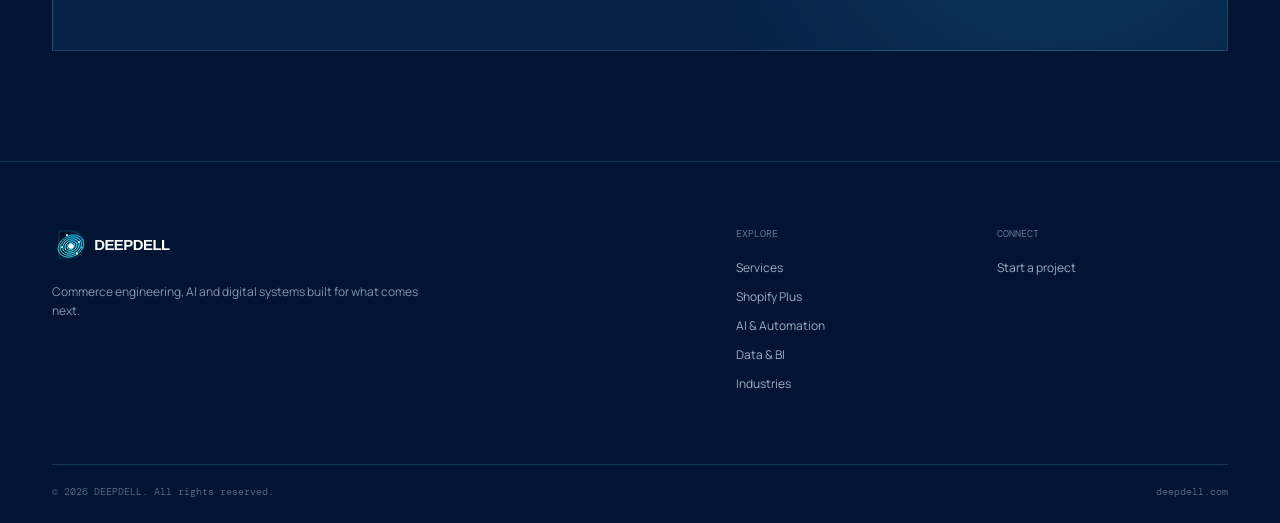
<file: data.html>
<!doctype html><html lang="en"><head><meta charset="utf-8"><meta name="viewport" content="width=device-width,initial-scale=1"><meta name="theme-color" content="#011434"><meta name="description" content="DEEPDELL data engineering and business intelligence: dashboards, KPI systems, reporting automation, inventory analytics, pipelines and data warehouses."><meta name="robots" content="index,follow"><link rel="canonical" href="https://deepdell.com/data.html"><link rel="icon" href="assets/favicon.svg"><link rel="stylesheet" href="styles.css"><link rel="stylesheet" href="responsive.css"><link rel="stylesheet" href="brand.css"><link rel="stylesheet" href="ux.css"><title>Data Engineering, BI & Reporting | DEEPDELL</title></head><body><div id="site-loader" aria-hidden="true"><div class="loader-inner"><div class="loader-orbit"><span class="loader-core"></span></div><span class="loader-label">DEEPDELL / INITIALISING</span></div></div><div class="scroll-progress"></div><header class="site-header"><a class="brand" href="index.html"><img src="assets/deepdell-logo.svg" alt="DEEPDELL"></a><nav class="nav" aria-label="Main navigation"><a href="services.html">Services</a><a href="shopify-plus.html">Shopify Plus</a><a href="ai.html">AI & Automation</a><a href="data.html">Data</a><a href="industries.html">Industries</a><a href="contact.html">Contact</a></nav><div class="header-tools"><button class="theme-toggle" type="button" aria-label="Switch theme"><svg class="moon" viewBox="0 0 24 24"><path d="M20.5 15.4A8.5 8.5 0 0 1 8.6 3.5 8.5 8.5 0 1 0 20.5 15.4Z"/></svg><svg class="sun" viewBox="0 0 24 24"><circle cx="12" cy="12" r="4"/><path d="M12 2v2M12 20v2M4.93 4.93l1.42 1.42M17.65 17.65l1.42 1.42M2 12h2M20 12h2M4.93 19.07l1.42-1.42M17.65 6.35l1.42-1.42"/></svg></button><a class="header-cta" href="contact.html">Start a project <span>↗</span></a><button class="menu" aria-label="Open menu" aria-expanded="false" type="button"><i></i><i></i></button></div></header><main><section class="page-hero section-pad"><div><div class="breadcrumbs"><a href="index.html">DEEPDELL</a><span>/</span><span>Data & BI</span></div><h1>Turn business data into a <em>working control layer.</em></h1><p>DEEPDELL connects commerce, inventory, marketing, finance and operational data into dashboards, pipelines and reporting systems that teams can actually use.</p></div></section><section class="section-pad"><div class="page-grid"><article class="page-card"><span class="card-code">D01 / DASHBOARDS</span><h3>Live Business Dashboards</h3><p>Sales, orders, revenue, inventory, customer and operational views built around decision-making.</p></article><article class="page-card"><span class="card-code">D02 / REPORTING</span><h3>Automated Reporting</h3><p>Daily, weekly and event-driven reports that replace manual spreadsheet workflows.</p></article><article class="page-card"><span class="card-code">D03 / INVENTORY</span><h3>Inventory Intelligence</h3><p>Location, product and variant visibility with stock movement and supply-chain reporting.</p></article><article class="page-card"><span class="card-code">D04 / COMMERCE</span><h3>eCommerce Analytics</h3><p>Orders, products, channels, markets, customers and conversion data connected into one view.</p></article><article class="page-card"><span class="card-code">D05 / PIPELINES</span><h3>Data Engineering</h3><p>Reliable ingestion, transformation, modelling and synchronisation across operational systems.</p></article><article class="page-card"><span class="card-code">D06 / INTELLIGENCE</span><h3>AI-Ready Data</h3><p>Structured data layers for natural-language analytics, anomaly detection, forecasting and agent workflows.</p></article></div><div class="cta-strip"><div><h2>Still managing the business from spreadsheets?</h2><p>Let's design the data layer behind the decisions your team makes every day.</p></div><a class="btn primary" href="contact.html">Build a data system <span>↗</span></a></div></section></main><footer class="footer"><div class="footer-brand"><img src="assets/deepdell-logo.svg" alt="DEEPDELL"><p>Commerce engineering, AI and digital systems built for what comes next.</p></div><div class="footer-links"><div><strong>EXPLORE</strong><a href="services.html">Services</a><a href="shopify-plus.html">Shopify Plus</a><a href="ai.html">AI & Automation</a><a href="data.html">Data & BI</a><a href="industries.html">Industries</a></div><div><strong>CONNECT</strong><a href="contact.html">Start a project</a><a href="mailto:support@deepdell.com">support@deepdell.com</a></div></div><div class="footer-bottom"><span>© 2026 DEEPDELL. All rights reserved.</span><span>deepdell.com</span></div></footer><script src="script.js"></script></body></html>
</file>
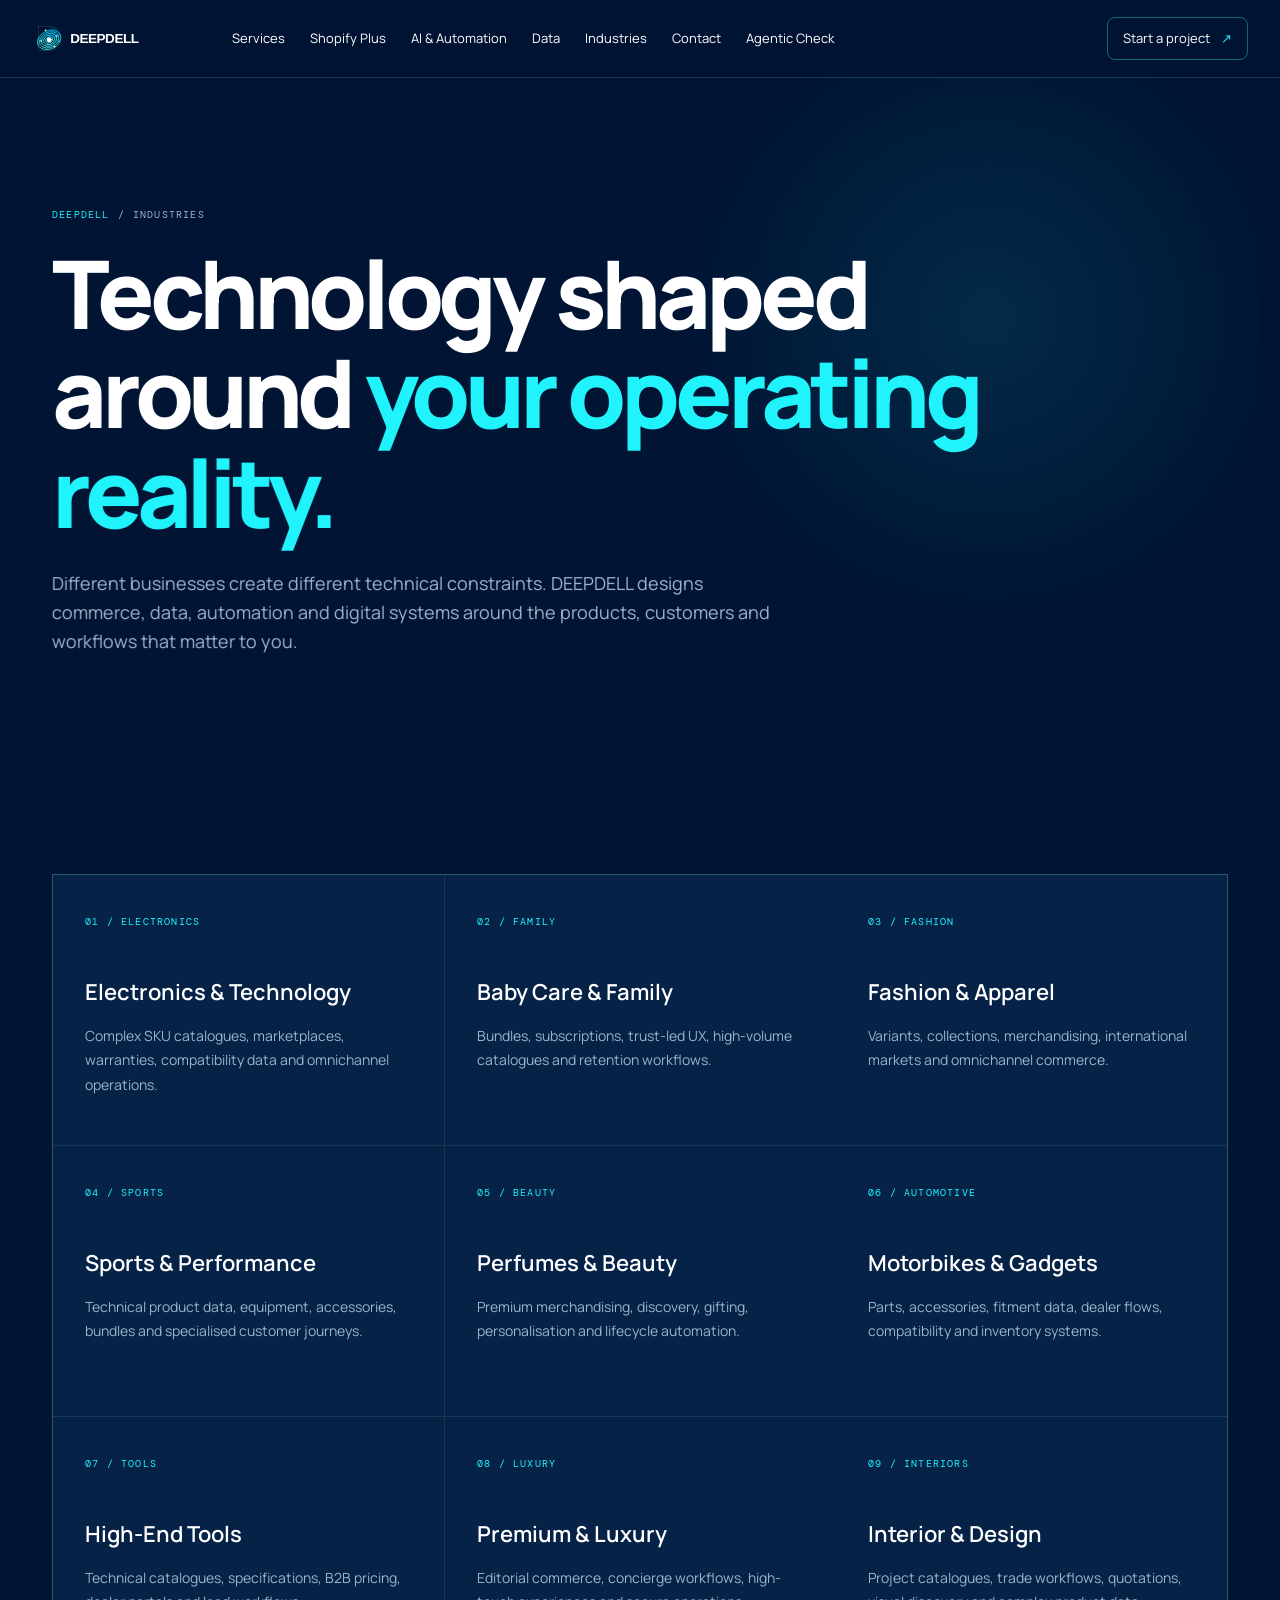
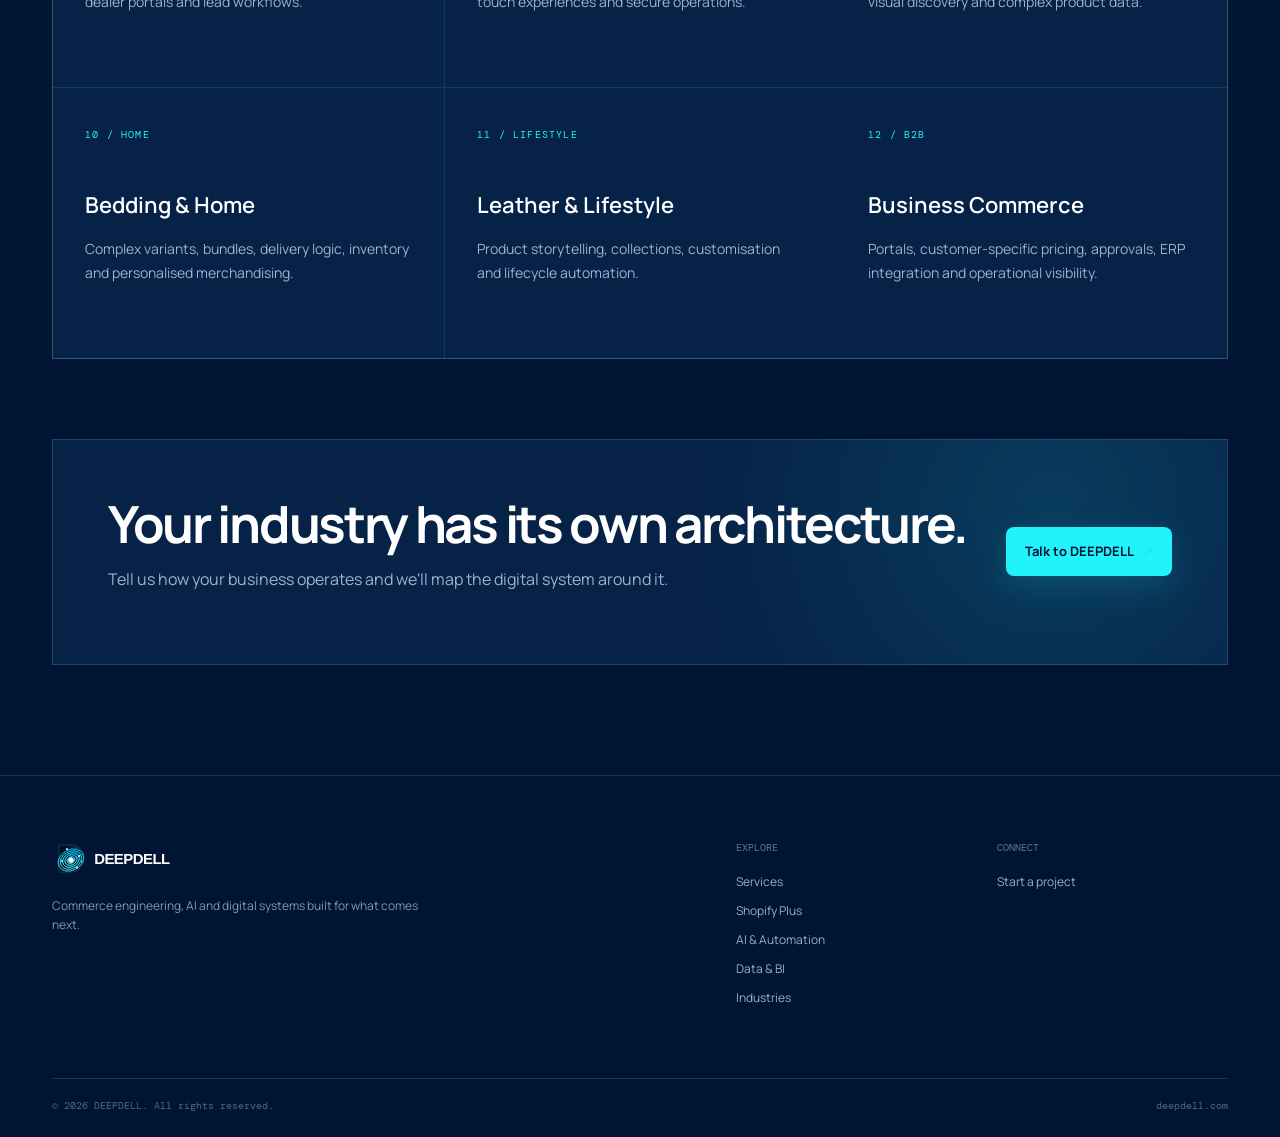
<file: industries.html>
<!doctype html><html lang="en"><head><meta charset="utf-8"><meta name="viewport" content="width=device-width,initial-scale=1"><meta name="theme-color" content="#011434"><meta name="description" content="DEEPDELL industry solutions for electronics, fashion, sports, baby care, beauty, automotive, furniture, luxury and B2B commerce businesses."><meta name="robots" content="index,follow"><link rel="canonical" href="https://deepdell.com/industries.html"><link rel="icon" href="assets/favicon.svg"><link rel="stylesheet" href="styles.css"><link rel="stylesheet" href="responsive.css"><link rel="stylesheet" href="brand.css"><link rel="stylesheet" href="ux.css"><title>Industries & Digital Commerce Solutions | DEEPDELL</title></head><body><div id="site-loader" aria-hidden="true"><div class="loader-inner"><div class="loader-orbit"><span class="loader-core"></span></div><span class="loader-label">DEEPDELL / INITIALISING</span></div></div><div class="scroll-progress"></div><header class="site-header"><a class="brand" href="index.html"><img src="assets/deepdell-logo.svg" alt="DEEPDELL"></a><nav class="nav" aria-label="Main navigation"><a href="services.html">Services</a><a href="shopify-plus.html">Shopify Plus</a><a href="ai.html">AI & Automation</a><a href="data.html">Data</a><a href="industries.html">Industries</a><a href="contact.html">Contact</a></nav><div class="header-tools"><button class="theme-toggle" type="button" aria-label="Switch theme"><svg class="moon" viewBox="0 0 24 24"><path d="M20.5 15.4A8.5 8.5 0 0 1 8.6 3.5 8.5 8.5 0 1 0 20.5 15.4Z"/></svg><svg class="sun" viewBox="0 0 24 24"><circle cx="12" cy="12" r="4"/><path d="M12 2v2M12 20v2M4.93 4.93l1.42 1.42M17.65 17.65l1.42 1.42M2 12h2M20 12h2M4.93 19.07l1.42-1.42M17.65 6.35l1.42-1.42"/></svg></button><a class="header-cta" href="contact.html">Start a project <span>↗</span></a><button class="menu" aria-label="Open menu" aria-expanded="false" type="button"><i></i><i></i></button></div></header><main><section class="page-hero section-pad"><div><div class="breadcrumbs"><a href="index.html">DEEPDELL</a><span>/</span><span>Industries</span></div><h1>Technology shaped around <em>your operating reality.</em></h1><p>Different businesses create different technical constraints. DEEPDELL designs commerce, data, automation and digital systems around the products, customers and workflows that matter to you.</p></div></section><section class="section-pad"><div class="page-grid"><article class="page-card"><span class="card-code">01 / ELECTRONICS</span><h3>Electronics & Technology</h3><p>Complex SKU catalogues, marketplaces, warranties, compatibility data and omnichannel operations.</p></article><article class="page-card"><span class="card-code">02 / FAMILY</span><h3>Baby Care & Family</h3><p>Bundles, subscriptions, trust-led UX, high-volume catalogues and retention workflows.</p></article><article class="page-card"><span class="card-code">03 / FASHION</span><h3>Fashion & Apparel</h3><p>Variants, collections, merchandising, international markets and omnichannel commerce.</p></article><article class="page-card"><span class="card-code">04 / SPORTS</span><h3>Sports & Performance</h3><p>Technical product data, equipment, accessories, bundles and specialised customer journeys.</p></article><article class="page-card"><span class="card-code">05 / BEAUTY</span><h3>Perfumes & Beauty</h3><p>Premium merchandising, discovery, gifting, personalisation and lifecycle automation.</p></article><article class="page-card"><span class="card-code">06 / AUTOMOTIVE</span><h3>Motorbikes & Gadgets</h3><p>Parts, accessories, fitment data, dealer flows, compatibility and inventory systems.</p></article><article class="page-card"><span class="card-code">07 / TOOLS</span><h3>High-End Tools</h3><p>Technical catalogues, specifications, B2B pricing, dealer portals and lead workflows.</p></article><article class="page-card"><span class="card-code">08 / LUXURY</span><h3>Premium & Luxury</h3><p>Editorial commerce, concierge workflows, high-touch experiences and secure operations.</p></article><article class="page-card"><span class="card-code">09 / INTERIORS</span><h3>Interior & Design</h3><p>Project catalogues, trade workflows, quotations, visual discovery and complex product data.</p></article><article class="page-card"><span class="card-code">10 / HOME</span><h3>Bedding & Home</h3><p>Complex variants, bundles, delivery logic, inventory and personalised merchandising.</p></article><article class="page-card"><span class="card-code">11 / LIFESTYLE</span><h3>Leather & Lifestyle</h3><p>Product storytelling, collections, customisation and lifecycle automation.</p></article><article class="page-card"><span class="card-code">12 / B2B</span><h3>Business Commerce</h3><p>Portals, customer-specific pricing, approvals, ERP integration and operational visibility.</p></article></div><div class="cta-strip"><div><h2>Your industry has its own architecture.</h2><p>Tell us how your business operates and we'll map the digital system around it.</p></div><a class="btn primary" href="contact.html">Talk to DEEPDELL <span>↗</span></a></div></section></main><footer class="footer"><div class="footer-brand"><img src="assets/deepdell-logo.svg" alt="DEEPDELL"><p>Commerce engineering, AI and digital systems built for what comes next.</p></div><div class="footer-links"><div><strong>EXPLORE</strong><a href="services.html">Services</a><a href="shopify-plus.html">Shopify Plus</a><a href="ai.html">AI & Automation</a><a href="data.html">Data & BI</a><a href="industries.html">Industries</a></div><div><strong>CONNECT</strong><a href="contact.html">Start a project</a><a href="mailto:support@deepdell.com">support@deepdell.com</a></div></div><div class="footer-bottom"><span>© 2026 DEEPDELL. All rights reserved.</span><span>deepdell.com</span></div></footer><script src="script.js"></script></body></html>
</file>
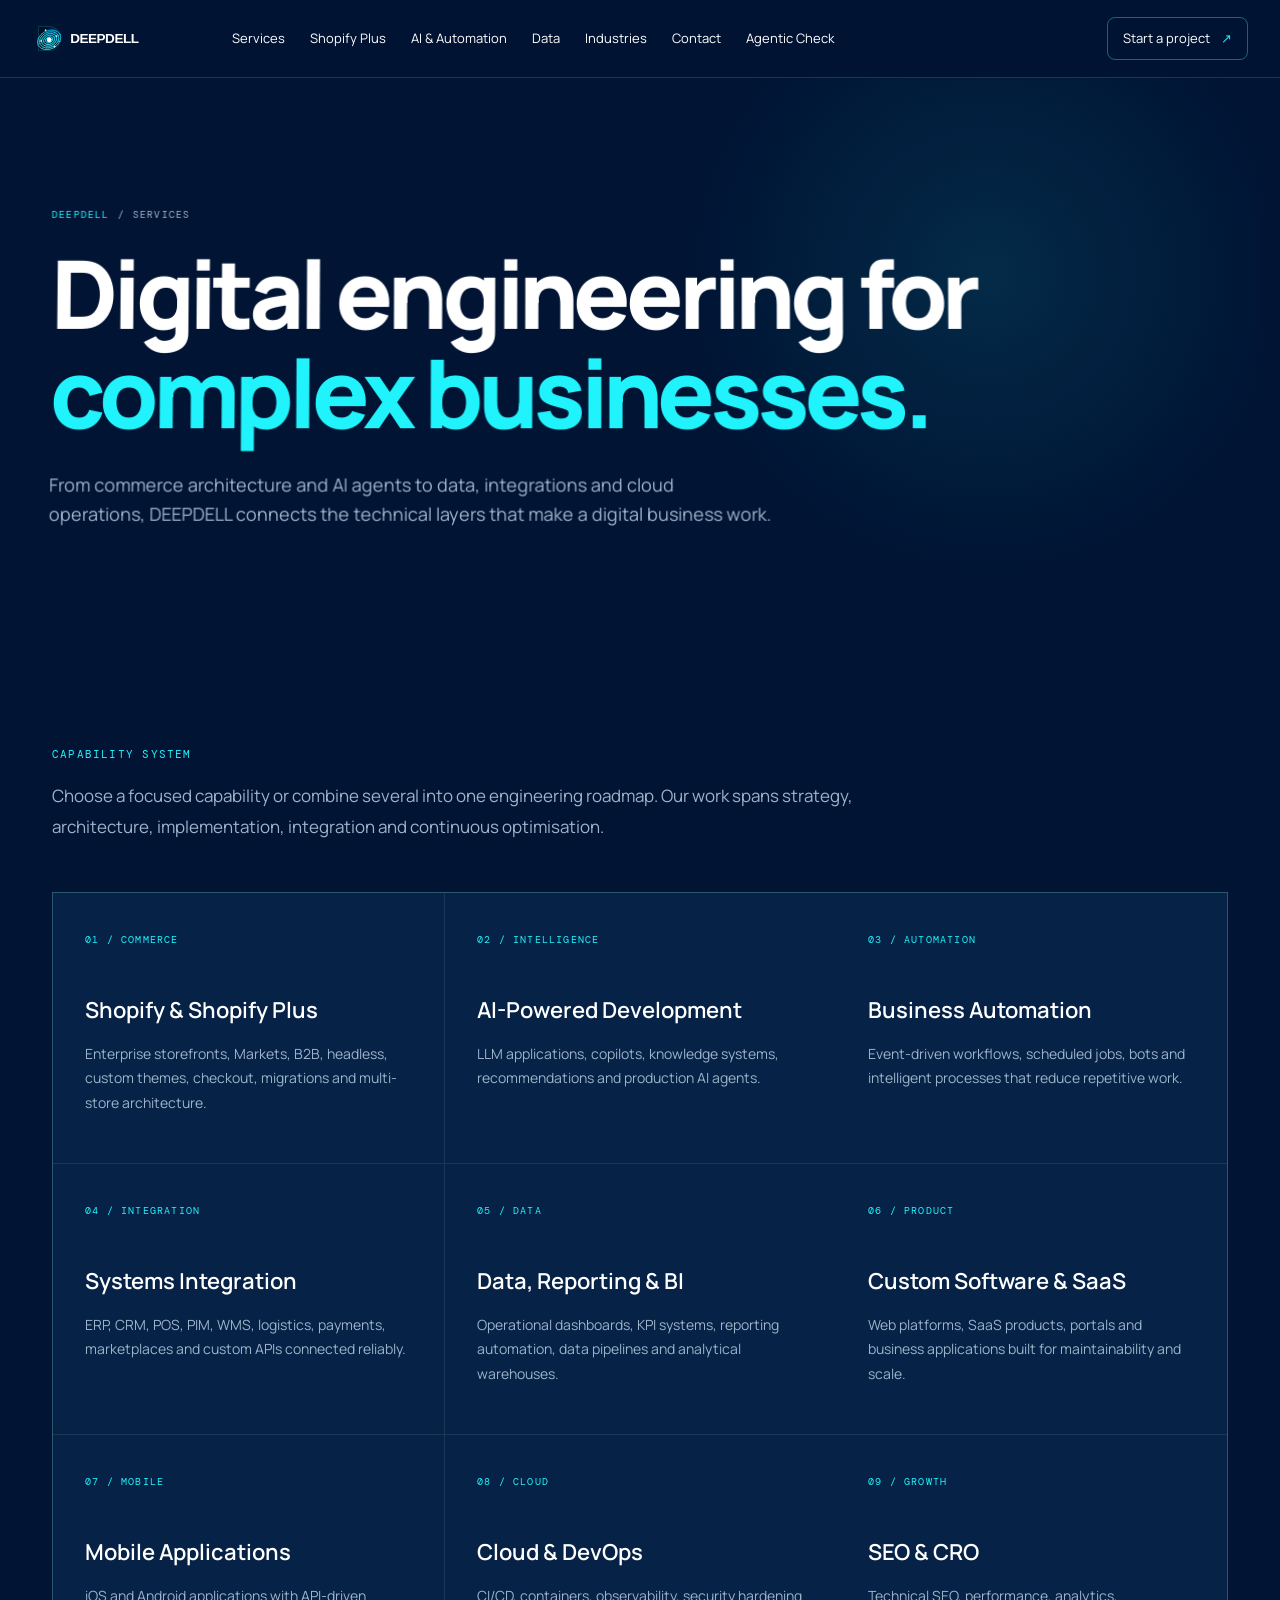
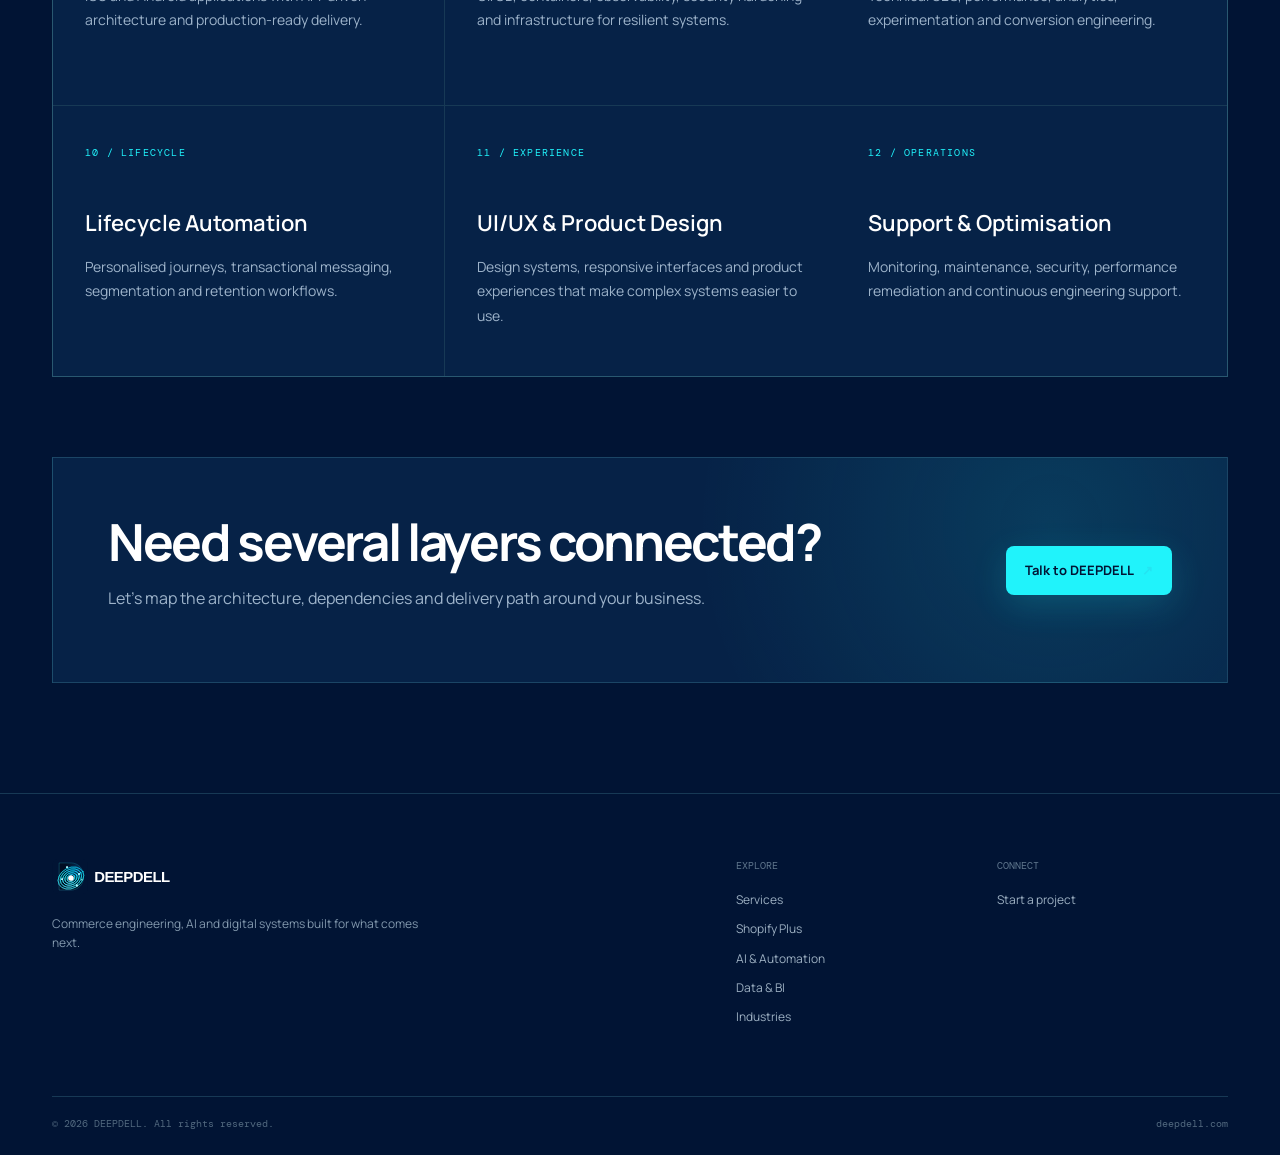
<file: services.html>
<!doctype html><html lang="en"><head><meta charset="utf-8"><meta name="viewport" content="width=device-width,initial-scale=1"><meta name="theme-color" content="#011434"><meta name="description" content="DEEPDELL services: Shopify Plus, AI development, automation, systems integration, data & BI, custom software, cloud, SEO and digital product engineering."><meta name="robots" content="index,follow"><link rel="canonical" href="https://deepdell.com/services.html"><link rel="icon" href="assets/favicon.svg"><link rel="stylesheet" href="styles.css"><link rel="stylesheet" href="responsive.css"><link rel="stylesheet" href="brand.css"><link rel="stylesheet" href="ux.css"><title>Digital Engineering Services | DEEPDELL</title><script type="application/ld+json">{"@context":"https://schema.org","@type":"ItemList","name":"DEEPDELL Digital Engineering Services","itemListElement":[{"@type":"ListItem","position":1,"name":"Shopify Plus Engineering"},{"@type":"ListItem","position":2,"name":"AI & Agentic Automation"},{"@type":"ListItem","position":3,"name":"Systems Integration"},{"@type":"ListItem","position":4,"name":"Data & Business Intelligence"}]}</script></head><body><div id="site-loader" aria-hidden="true"><div class="loader-inner"><div class="loader-orbit"><span class="loader-core"></span></div><span class="loader-label">DEEPDELL / INITIALISING</span></div></div><div class="scroll-progress"></div><header class="site-header"><a class="brand" href="index.html" aria-label="DEEPDELL home"><img src="assets/deepdell-logo.svg" alt="DEEPDELL"></a><nav class="nav" aria-label="Main navigation"><a href="services.html">Services</a><a href="shopify-plus.html">Shopify Plus</a><a href="ai.html">AI & Automation</a><a href="data.html">Data</a><a href="industries.html">Industries</a><a href="contact.html">Contact</a></nav><div class="header-tools"><button class="theme-toggle" type="button" aria-label="Switch theme"><svg class="moon" viewBox="0 0 24 24"><path d="M20.5 15.4A8.5 8.5 0 0 1 8.6 3.5 8.5 8.5 0 1 0 20.5 15.4Z"/></svg><svg class="sun" viewBox="0 0 24 24"><circle cx="12" cy="12" r="4"/><path d="M12 2v2M12 20v2M4.93 4.93l1.42 1.42M17.65 17.65l1.42 1.42M2 12h2M20 12h2M4.93 19.07l1.42-1.42M17.65 6.35l1.42-1.42"/></svg></button><a class="header-cta" href="contact.html">Start a project <span>↗</span></a><button class="menu" aria-label="Open menu" aria-expanded="false" type="button"><i></i><i></i></button></div></header><main><section class="page-hero section-pad"><div><div class="breadcrumbs"><a href="index.html">DEEPDELL</a><span>/</span><span>Services</span></div><h1>Digital engineering for <em>complex businesses.</em></h1><p>From commerce architecture and AI agents to data, integrations and cloud operations, DEEPDELL connects the technical layers that make a digital business work.</p></div></section><section class="section-pad"><div class="page-intro"><div class="section-kicker">CAPABILITY SYSTEM</div><p>Choose a focused capability or combine several into one engineering roadmap. Our work spans strategy, architecture, implementation, integration and continuous optimisation.</p></div><div class="page-grid"><article class="page-card"><span class="card-code">01 / COMMERCE</span><h3>Shopify & Shopify Plus</h3><p>Enterprise storefronts, Markets, B2B, headless, custom themes, checkout, migrations and multi-store architecture.</p></article><article class="page-card"><span class="card-code">02 / INTELLIGENCE</span><h3>AI-Powered Development</h3><p>LLM applications, copilots, knowledge systems, recommendations and production AI agents.</p></article><article class="page-card"><span class="card-code">03 / AUTOMATION</span><h3>Business Automation</h3><p>Event-driven workflows, scheduled jobs, bots and intelligent processes that reduce repetitive work.</p></article><article class="page-card"><span class="card-code">04 / INTEGRATION</span><h3>Systems Integration</h3><p>ERP, CRM, POS, PIM, WMS, logistics, payments, marketplaces and custom APIs connected reliably.</p></article><article class="page-card"><span class="card-code">05 / DATA</span><h3>Data, Reporting & BI</h3><p>Operational dashboards, KPI systems, reporting automation, data pipelines and analytical warehouses.</p></article><article class="page-card"><span class="card-code">06 / PRODUCT</span><h3>Custom Software & SaaS</h3><p>Web platforms, SaaS products, portals and business applications built for maintainability and scale.</p></article><article class="page-card"><span class="card-code">07 / MOBILE</span><h3>Mobile Applications</h3><p>iOS and Android applications with API-driven architecture and production-ready delivery.</p></article><article class="page-card"><span class="card-code">08 / CLOUD</span><h3>Cloud & DevOps</h3><p>CI/CD, containers, observability, security hardening and infrastructure for resilient systems.</p></article><article class="page-card"><span class="card-code">09 / GROWTH</span><h3>SEO & CRO</h3><p>Technical SEO, performance, analytics, experimentation and conversion engineering.</p></article><article class="page-card"><span class="card-code">10 / LIFECYCLE</span><h3>Lifecycle Automation</h3><p>Personalised journeys, transactional messaging, segmentation and retention workflows.</p></article><article class="page-card"><span class="card-code">11 / EXPERIENCE</span><h3>UI/UX & Product Design</h3><p>Design systems, responsive interfaces and product experiences that make complex systems easier to use.</p></article><article class="page-card"><span class="card-code">12 / OPERATIONS</span><h3>Support & Optimisation</h3><p>Monitoring, maintenance, security, performance remediation and continuous engineering support.</p></article></div><div class="cta-strip"><div><h2>Need several layers connected?</h2><p>Let's map the architecture, dependencies and delivery path around your business.</p></div><a class="btn primary" href="contact.html">Talk to DEEPDELL <span>↗</span></a></div></section></main><footer class="footer"><div class="footer-brand"><img src="assets/deepdell-logo.svg" alt="DEEPDELL"><p>Commerce engineering, AI and digital systems built for what comes next.</p></div><div class="footer-links"><div><strong>EXPLORE</strong><a href="services.html">Services</a><a href="shopify-plus.html">Shopify Plus</a><a href="ai.html">AI & Automation</a><a href="data.html">Data & BI</a><a href="industries.html">Industries</a></div><div><strong>CONNECT</strong><a href="contact.html">Start a project</a><a href="mailto:support@deepdell.com">support@deepdell.com</a></div></div><div class="footer-bottom"><span>© 2026 DEEPDELL. All rights reserved.</span><span>deepdell.com</span></div></footer><script src="script.js"></script></body></html>
</file>
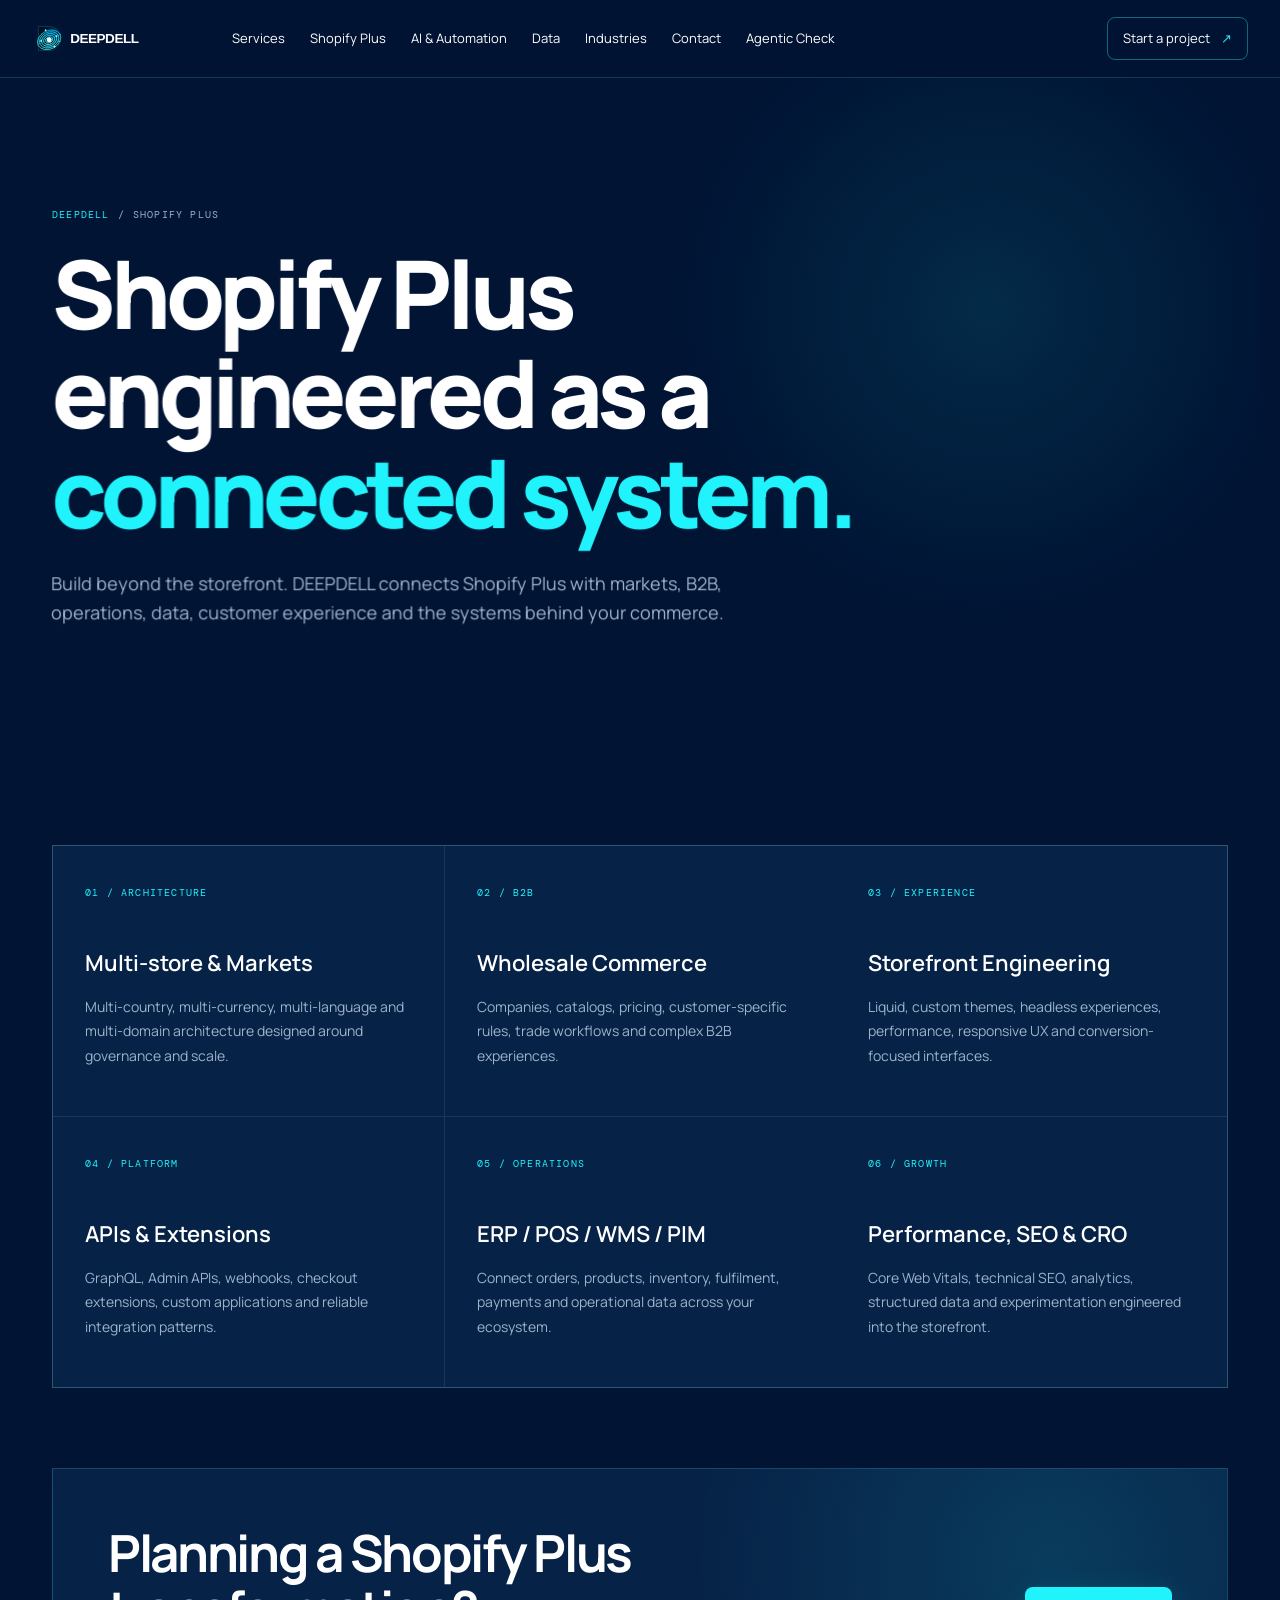
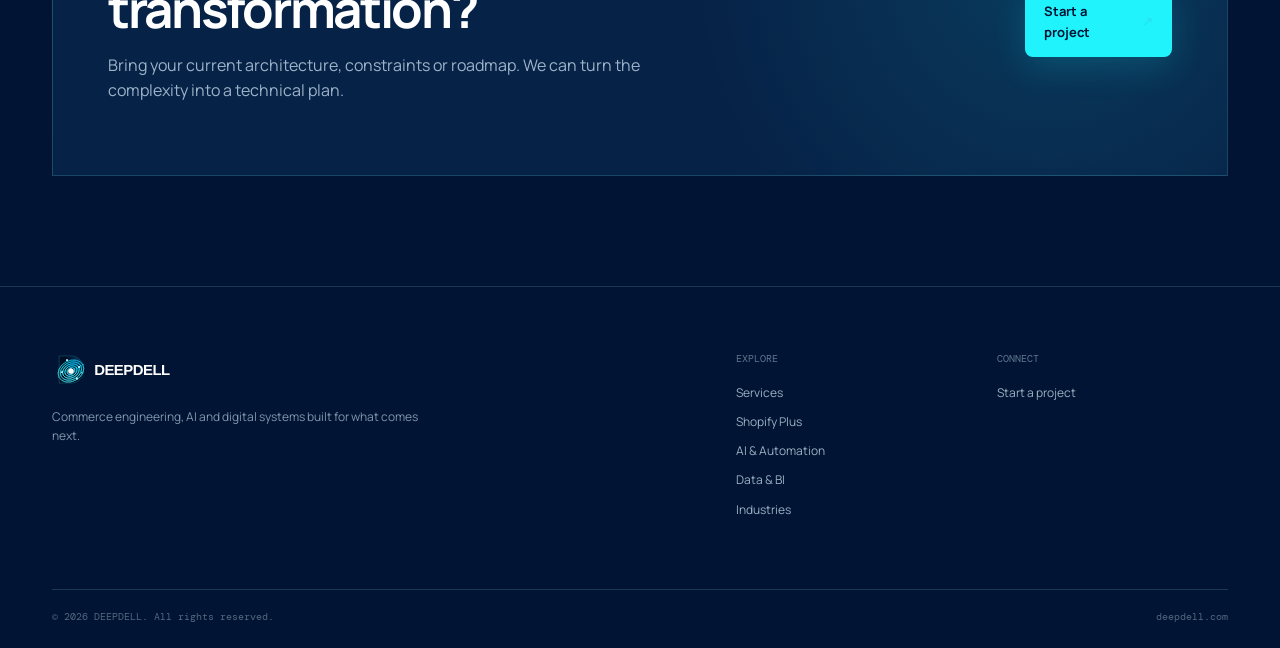
<file: shopify-plus.html>
<!doctype html><html lang="en"><head><meta charset="utf-8"><meta name="viewport" content="width=device-width,initial-scale=1"><meta name="theme-color" content="#011434"><meta name="description" content="DEEPDELL Shopify Plus engineering: enterprise storefronts, B2B, Markets, multi-store architecture, APIs, integrations, performance and CRO."><meta name="robots" content="index,follow"><link rel="canonical" href="https://deepdell.com/shopify-plus.html"><link rel="icon" href="assets/favicon.svg"><link rel="stylesheet" href="styles.css"><link rel="stylesheet" href="responsive.css"><link rel="stylesheet" href="brand.css"><link rel="stylesheet" href="ux.css"><title>Shopify Plus Engineering & Architecture | DEEPDELL</title><script type="application/ld+json">{"@context":"https://schema.org","@type":"Service","name":"Shopify Plus Engineering","provider":{"@type":"Organization","name":"DEEPDELL","url":"https://deepdell.com/"},"description":"Enterprise Shopify Plus architecture, development, integrations, performance and optimisation."}</script></head><body><div id="site-loader" aria-hidden="true"><div class="loader-inner"><div class="loader-orbit"><span class="loader-core"></span></div><span class="loader-label">DEEPDELL / INITIALISING</span></div></div><div class="scroll-progress"></div><header class="site-header"><a class="brand" href="index.html"><img src="assets/deepdell-logo.svg" alt="DEEPDELL"></a><nav class="nav" aria-label="Main navigation"><a href="services.html">Services</a><a href="shopify-plus.html">Shopify Plus</a><a href="ai.html">AI & Automation</a><a href="data.html">Data</a><a href="industries.html">Industries</a><a href="contact.html">Contact</a></nav><div class="header-tools"><button class="theme-toggle" type="button" aria-label="Switch theme"><svg class="moon" viewBox="0 0 24 24"><path d="M20.5 15.4A8.5 8.5 0 0 1 8.6 3.5 8.5 8.5 0 1 0 20.5 15.4Z"/></svg><svg class="sun" viewBox="0 0 24 24"><circle cx="12" cy="12" r="4"/><path d="M12 2v2M12 20v2M4.93 4.93l1.42 1.42M17.65 17.65l1.42 1.42M2 12h2M20 12h2M4.93 19.07l1.42-1.42M17.65 6.35l1.42-1.42"/></svg></button><a class="header-cta" href="contact.html">Start a project <span>↗</span></a><button class="menu" aria-label="Open menu" aria-expanded="false" type="button"><i></i><i></i></button></div></header><main><section class="page-hero section-pad"><div><div class="breadcrumbs"><a href="index.html">DEEPDELL</a><span>/</span><span>Shopify Plus</span></div><h1>Shopify Plus engineered as a <em>connected system.</em></h1><p>Build beyond the storefront. DEEPDELL connects Shopify Plus with markets, B2B, operations, data, customer experience and the systems behind your commerce.</p></div></section><section class="section-pad"><div class="page-grid"><article class="page-card"><span class="card-code">01 / ARCHITECTURE</span><h3>Multi-store & Markets</h3><p>Multi-country, multi-currency, multi-language and multi-domain architecture designed around governance and scale.</p></article><article class="page-card"><span class="card-code">02 / B2B</span><h3>Wholesale Commerce</h3><p>Companies, catalogs, pricing, customer-specific rules, trade workflows and complex B2B experiences.</p></article><article class="page-card"><span class="card-code">03 / EXPERIENCE</span><h3>Storefront Engineering</h3><p>Liquid, custom themes, headless experiences, performance, responsive UX and conversion-focused interfaces.</p></article><article class="page-card"><span class="card-code">04 / PLATFORM</span><h3>APIs & Extensions</h3><p>GraphQL, Admin APIs, webhooks, checkout extensions, custom applications and reliable integration patterns.</p></article><article class="page-card"><span class="card-code">05 / OPERATIONS</span><h3>ERP / POS / WMS / PIM</h3><p>Connect orders, products, inventory, fulfilment, payments and operational data across your ecosystem.</p></article><article class="page-card"><span class="card-code">06 / GROWTH</span><h3>Performance, SEO & CRO</h3><p>Core Web Vitals, technical SEO, analytics, structured data and experimentation engineered into the storefront.</p></article></div><div class="cta-strip"><div><h2>Planning a Shopify Plus transformation?</h2><p>Bring your current architecture, constraints or roadmap. We can turn the complexity into a technical plan.</p></div><a class="btn primary" href="contact.html">Start a project <span>↗</span></a></div></section></main><footer class="footer"><div class="footer-brand"><img src="assets/deepdell-logo.svg" alt="DEEPDELL"><p>Commerce engineering, AI and digital systems built for what comes next.</p></div><div class="footer-links"><div><strong>EXPLORE</strong><a href="services.html">Services</a><a href="shopify-plus.html">Shopify Plus</a><a href="ai.html">AI & Automation</a><a href="data.html">Data & BI</a><a href="industries.html">Industries</a></div><div><strong>CONNECT</strong><a href="contact.html">Start a project</a><a href="mailto:support@deepdell.com">support@deepdell.com</a></div></div><div class="footer-bottom"><span>© 2026 DEEPDELL. All rights reserved.</span><span>deepdell.com</span></div></footer><script src="script.js"></script></body></html>
</file>
<file: styles.css>
@import url('https://fonts.googleapis.com/css2?family=DM+Mono:wght@400;500&family=Manrope:wght@400;500;600;700;800&display=swap');:root{--bg:#030a14;--panel:#071526;--text:#f5f9ff;--muted:#9eb0c5;--line:rgba(151,192,228,.16);--cyan:#24e4f2;--blue:#4d8dff;--max:1240px}*{box-sizing:border-box}html{scroll-behavior:smooth}body{margin:0;background:radial-gradient(circle at 75% 5%,rgba(0,190,255,.1),transparent 28%),var(--bg);color:var(--text);font-family:Manrope,Arial,sans-serif;line-height:1.6}.noise{position:fixed;inset:0;pointer-events:none;opacity:.035}.section-pad{max-width:var(--max);margin:auto;padding:110px 32px}.site-header{height:78px;display:flex;align-items:center;justify-content:space-between;gap:28px;padding:0 32px;position:sticky;top:0;z-index:20;background:rgba(3,10,20,.76);backdrop-filter:blur(18px);border-bottom:1px solid var(--line)}.brand img{width:150px}.nav{display:flex;gap:25px}.nav a,.header-cta{color:#c8d5e5;text-decoration:none;font-size:13px}.nav a:hover,.text-link:hover{color:var(--cyan)}.header-cta{border:1px solid rgba(80,180,230,.3);padding:10px 15px;border-radius:999px;color:#fff}.header-cta span,.btn span,.text-link span{margin-left:8px;color:var(--cyan)}.menu{display:none;background:none;border:0}.menu i{display:block;width:25px;height:1px;background:#fff;margin:6px}.hero{min-height:calc(100vh - 78px);display:grid;grid-template-columns:1.02fr .98fr;align-items:center;gap:40px;padding-top:75px}.eyebrow,.section-kicker,.service-num,.ai-index,.trust-line,.dash-top,.dash-bottom{font-family:'DM Mono',monospace;letter-spacing:.11em;font-size:11px}.eyebrow{color:#a9c4dc;display:flex;align-items:center;gap:9px}.pulse{width:7px;height:7px;border-radius:50%;background:var(--cyan);box-shadow:0 0 18px var(--cyan)}h1{font-size:clamp(58px,7.4vw,104px);line-height:.95;letter-spacing:-.065em;margin:22px 0 28px}h1 em,h2 span{font-style:normal;background:linear-gradient(100deg,#fff 15%,#59dff3 70%,#4d8dff);-webkit-background-clip:text;color:transparent}.hero-lead{max-width:690px;font-size:18px;color:var(--muted);line-height:1.75}.hero-actions{display:flex;gap:12px;margin:32px 0 20px}.btn{display:inline-flex;align-items:center;text-decoration:none;border-radius:7px;padding:14px 19px;font-weight:700;font-size:13px}.primary{background:linear-gradient(100deg,#2ae1ef,#4b83ff);color:#03101d;box-shadow:0 10px 45px rgba(32,203,239,.17)}.ghost{border:1px solid var(--line);color:#d9e4f0}.hero-note{font-size:12px;color:#73889f}.hero-art{height:610px;position:relative;display:grid;place-items:center}.orb{width:min(530px,80vw);aspect-ratio:1;border-radius:48% 52% 50% 50%;position:relative;background:linear-gradient(145deg,#061b38,#041023);box-shadow:0 0 100px rgba(0,180,255,.16),inset 0 0 80px rgba(0,225,255,.08);overflow:hidden}.orb:before{content:'';position:absolute;inset:0;background:linear-gradient(135deg,transparent 45%,rgba(0,238,255,.18),transparent 62%);border:1px solid rgba(89,219,255,.45);border-radius:inherit}.orb-core{position:absolute;width:92px;height:92px;left:50%;top:50%;transform:translate(-50%,-50%);border-radius:50%;background:#efffff;box-shadow:0 0 20px #fff,0 0 75px #13e8ff,0 0 130px rgba(28,160,255,.75)}.ring{position:absolute;border:3px solid #62e7ff;border-left-color:transparent;border-radius:50%;left:50%;top:50%;transform:translate(-50%,-50%) rotate(-28deg);filter:drop-shadow(0 0 8px rgba(43,221,255,.5));animation:spin 15s linear infinite}.r1{width:175px;height:135px}.r2{width:270px;height:205px;animation-duration:20s}.r3{width:370px;height:285px;animation-duration:25s}.r4{width:485px;height:370px;animation-duration:31s}.dot{position:absolute;border-radius:50%;background:#bffaff;box-shadow:0 0 17px #2de7ff}.d1{width:18px;height:18px;left:22%;top:44%}.d2{width:13px;height:13px;right:18%;top:31%}.d3{width:25px;height:25px;right:28%;bottom:17%}.d4{width:15px;height:15px;left:40%;top:13%}@keyframes spin{to{transform:translate(-50%,-50%) rotate(332deg)}}.floating-card{position:absolute;background:rgba(5,19,35,.84);border:1px solid var(--line);padding:14px 17px;backdrop-filter:blur(14px);box-shadow:0 18px 50px rgba(0,0,0,.28);border-radius:9px;display:flex;flex-direction:column;min-width:165px}.floating-card span{font:10px 'DM Mono',monospace;color:var(--cyan);letter-spacing:.12em}.floating-card strong{font-size:16px}.floating-card small{font-size:10px;color:#8398ad}.card-a{left:3%;top:18%}.card-b{right:0;bottom:17%}.trust{padding-top:28px;padding-bottom:28px;border-top:1px solid var(--line);border-bottom:1px solid var(--line);max-width:none}.trust-line{max-width:var(--max);margin:auto;padding:0 32px;display:flex;justify-content:space-between;gap:20px;color:#6d849b}.section-kicker{color:#4cdceb;margin-bottom:18px}.section-heading{display:grid;grid-template-columns:1.15fr .65fr;gap:70px;align-items:end;margin-bottom:52px}.section-heading h2,h2{font-size:clamp(40px,5vw,66px);line-height:1.02;letter-spacing:-.05em;margin:0}.section-heading p,.shopify-copy>p,.dashboard-copy>p{color:var(--muted);font-size:16px;line-height:1.8;margin:0}.service-grid{display:grid;grid-template-columns:repeat(3,1fr);border-top:1px solid var(--line);border-left:1px solid var(--line)}.service{min-height:315px;padding:29px;border-right:1px solid var(--line);border-bottom:1px solid var(--line);position:relative;transition:.3s;background:rgba(4,13,24,.4)}.service:hover{background:rgba(12,34,57,.75);transform:translateY(-3px)}.service.featured{grid-column:span 2;background:linear-gradient(140deg,rgba(12,49,72,.7),rgba(5,17,31,.5))}.service-num{position:absolute;right:22px;top:22px;color:#547088}.icon{font-size:25px;color:var(--cyan);margin-bottom:48px}.service h3{font-size:21px;margin:0 0 12px}.service p{color:#8ea4ba;font-size:13px;line-height:1.75}.tags{display:flex;gap:7px;flex-wrap:wrap;margin-top:20px}.tags span,.tool-cloud span{font-size:10px;border:1px solid rgba(75,213,240,.2);padding:5px 8px;border-radius:99px;color:#93c8d5}.shopify{max-width:none;background:linear-gradient(90deg,#061424,#071b2c 50%,#04101e);display:grid;grid-template-columns:1fr 1fr;gap:80px;align-items:center;border-top:1px solid var(--line);border-bottom:1px solid var(--line)}.shopify-visual{height:520px;display:grid;place-items:center;position:relative;overflow:hidden}.shopify-mark{width:250px;height:250px;border:1px solid rgba(70,221,242,.5);border-radius:30px;display:grid;place-items:center;font-size:170px;font-weight:800;color:#fff;background:radial-gradient(circle,#0d6d77 0,rgba(6,24,42,.2) 68%);box-shadow:0 0 100px rgba(24,218,239,.18)}.grid-glow{position:absolute;inset:0;background-image:linear-gradient(rgba(65,190,220,.07) 1px,transparent 1px),linear-gradient(90deg,rgba(65,190,220,.07) 1px,transparent 1px);background-size:45px 45px;mask-image:radial-gradient(circle,#000,transparent 68%)}.shopify-copy h2{font-size:clamp(40px,5vw,64px);margin:0 0 20px}.cap-list{margin:28px 0;border-top:1px solid var(--line)}.cap-list div{display:flex;gap:18px;padding:14px 0;border-bottom:1px solid var(--line);font-size:13px}.cap-list strong{font:11px 'DM Mono',monospace;color:#4cdceb}.cap-list span{color:#bdcad8}.text-link{display:inline-block;color:#fff;text-decoration:none;font-size:13px;font-weight:700}.ai-section{background:#020913}.ai-grid{display:grid;grid-template-columns:repeat(4,1fr);border:1px solid var(--line)}.ai-grid article{padding:30px;border-right:1px solid var(--line);min-height:260px}.ai-grid article:last-child{border-right:0}.ai-index{color:var(--cyan)}.ai-grid h3{font-size:21px;margin:55px 0 10px}.ai-grid p{color:#8ea4ba;font-size:13px}.architecture{margin-top:32px;display:flex;align-items:center;justify-content:center;gap:18px;flex-wrap:wrap;color:#9ab3c8;font:11px 'DM Mono',monospace}.architecture div{padding:13px 18px;border:1px solid var(--line);background:#061322}.architecture b{color:var(--cyan)}.reporting{display:grid;grid-template-columns:.8fr 1.2fr;gap:80px;align-items:center}.dashboard-copy ul{list-style:none;padding:0;margin:28px 0}.dashboard-copy li{padding:10px 0;border-bottom:1px solid var(--line);color:#a9bacb;font-size:13px}.dashboard-copy li:before{content:'↗';color:var(--cyan);margin-right:10px}.dashboard{background:#071523;border:1px solid rgba(111,179,215,.22);border-radius:12px;padding:24px;box-shadow:0 35px 80px rgba(0,0,0,.25)}.dash-top{display:flex;justify-content:space-between;color:#8198ad}.dash-top span{color:#57e4b4}.metric-row{display:grid;grid-template-columns:repeat(3,1fr);gap:10px;margin:25px 0}.metric-row div{padding:18px;background:#091d31;border:1px solid var(--line)}.metric-row small{display:block;font:9px 'DM Mono',monospace;color:#688198}.metric-row strong{display:block;font-size:24px;margin:5px 0}.metric-row em{font-style:normal;color:#57e4b4;font-size:10px}.chart{height:210px;border:1px solid var(--line);padding:18px;display:flex;flex-direction:column;justify-content:flex-end;background:repeating-linear-gradient(0deg,transparent,transparent 48px,rgba(118,173,210,.07) 49px)}.bars{height:155px;display:flex;align-items:flex-end;gap:7px}.bars i{flex:1;display:block;background:linear-gradient(to top,#127b9a,#52e8f1);border-radius:3px 3px 0 0;opacity:.85}.axis{display:flex;justify-content:space-between;margin-top:10px;color:#5d7489;font:8px 'DM Mono',monospace}.dash-bottom{display:flex;justify-content:space-between;margin-top:18px;color:#70869a}.dash-bottom strong{color:#57e4b4}.why{background:linear-gradient(180deg,#030a14,#061426)}.why-grid{display:grid;grid-template-columns:repeat(3,1fr);gap:1px;background:var(--line)}.why-grid article{background:#061322;padding:30px;min-height:230px}.why-grid b{font:11px 'DM Mono',monospace;color:var(--cyan)}.why-grid h3{font-size:18px;margin:35px 0 8px}.why-grid p,.steps p{color:#8ea4ba;font-size:13px}.process{border-top:1px solid var(--line)}.steps{display:grid;grid-template-columns:repeat(4,1fr);border-top:1px solid var(--line)}.steps article{padding:28px;border-right:1px solid var(--line);min-height:260px}.steps article:last-child{border-right:0}.steps span{font:12px 'DM Mono',monospace;color:var(--cyan)}.steps h3{margin-top:55px;font-size:20px}.toolbox{background:#020810}.toolbox h2{margin-bottom:45px}.tool-cloud{display:flex;flex-wrap:wrap;gap:10px}.tool-cloud span{font-size:12px;padding:9px 13px;color:#b9cad9}.contact{padding-top:80px;padding-bottom:80px}.contact-panel{display:grid;grid-template-columns:1fr .65fr;gap:60px;padding:65px;border:1px solid rgba(63,207,239,.25);background:radial-gradient(circle at 85% 30%,rgba(25,214,237,.12),transparent 35%),#061426}.contact h2{font-size:clamp(44px,5.3vw,72px);margin:0 0 20px}.contact p{color:var(--muted);max-width:640px}.contact-action{display:flex;flex-direction:column;justify-content:center;align-items:flex-start;gap:15px}.large{padding:17px 22px}.contact-action small{color:#738ba2}.footer{border-top:1px solid var(--line);padding:65px 32px 25px;max-width:var(--max);margin:auto;display:grid;grid-template-columns:1fr .7fr;gap:80px}.footer-brand img{width:160px}.footer-brand p{color:#758ba1;max-width:350px;font-size:12px}.footer-links{display:grid;grid-template-columns:1fr 1fr;gap:30px}.footer-links div{display:flex;flex-direction:column;gap:10px}.footer-links strong{font:10px 'DM Mono',monospace;color:#5f768d;margin-bottom:8px}.footer-links a{color:#9db0c2;text-decoration:none;font-size:12px}.footer-bottom{grid-column:1/-1;border-top:1px solid var(--line);padding-top:20px;display:flex;justify-content:space-between;color:#52697f;font:10px 'DM Mono',monospace}@media(max-width:950px){.nav{display:none}.menu{display:block}.site-header.menu-open .nav{display:flex;position:absolute;top:78px;left:0;right:0;padding:20px 32px;background:#040d19;flex-direction:column;border-bottom:1px solid var(--line)}.hero,.shopify,.reporting,.contact-panel{grid-template-columns:1fr}.hero-art{height:480px}.service-grid{grid-template-columns:1fr 1fr}.service.featured{grid-column:span 2}.ai-grid{grid-template-columns:1fr 1fr}.ai-grid article{border-bottom:1px solid var(--line)}.why-grid{grid-template-columns:1fr 1fr}.steps{grid-template-columns:1fr 1fr}.shopify-visual{height:360px}.section-heading{grid-template-columns:1fr;gap:20px}.trust-line{flex-wrap:wrap}.trust-line span{width:30%}}@media(max-width:600px){.section-pad{padding:75px 20px}.site-header{padding:0 20px}.header-cta{display:none}.brand img{width:128px}h1{font-size:58px}.hero{padding-top:55px}.hero-art{height:390px}.orb{width:330px}.r4{width:300px;height:240px}.r3{width:245px;height:195px}.r2{width:190px;height:150px}.r1{width:135px;height:105px}.orb-core{width:62px;height:62px}.floating-card{transform:scale(.82)}.card-a{left:-3%;top:12%}.card-b{right:-3%;bottom:10%}.hero-lead{font-size:15px}.hero-actions{flex-direction:column;align-items:stretch}.btn{justify-content:center}.service-grid,.ai-grid,.why-grid,.steps{grid-template-columns:1fr}.service.featured{grid-column:span 1}.service{min-height:auto}.ai-grid article,.steps article{border-right:0}.metric-row{grid-template-columns:1fr}.dashboard{padding:15px}.shopify-visual{height:280px}.shopify-mark{width:180px;height:180px;font-size:120px}.contact-panel{padding:35px 24px}.footer{grid-template-columns:1fr;padding:50px 20px 20px}.footer-bottom{flex-direction:column;gap:8px}.footer-links{grid-template-columns:1fr 1fr}.trust-line span{width:45%}.architecture{gap:8px}}
</file>
<file: responsive.css>
/* DEEPDELL responsive hardening */
html,body{width:100%;max-width:100%;overflow-x:hidden}
img,svg{max-width:100%;height:auto}
button,a{touch-action:manipulation}
.site-header{width:100%}
.hero,.shopify,.reporting,.contact-panel{min-width:0}
.hero-copy,.hero-art,.shopify-copy,.dashboard-copy,.contact-panel>div{min-width:0}
.hero-lead,.section-heading p,.shopify-copy>p,.dashboard-copy>p,.service p,.ai-grid p,.why-grid p,.steps p,.contact p{overflow-wrap:anywhere}
@media (max-width:1100px){
  .site-header{padding-left:24px;padding-right:24px}
  .nav{gap:16px}
  .hero{gap:24px}
  .hero-art{height:500px}
  .orb{width:min(480px,70vw)}
  .r4{width:430px;height:330px}
  .section-pad{padding-left:24px;padding-right:24px}
}
@media (max-width:950px){
  .site-header{padding-left:20px;padding-right:20px}
  .brand img{width:138px;max-height:48px;object-fit:contain}
  .site-header.menu-open .nav{padding-left:20px;padding-right:20px}
  .hero{padding-top:42px;min-height:auto}
  .hero-art{height:430px;width:100%;overflow:visible}
  .orb{width:min(430px,76vw)}
  .floating-card{z-index:2}
  .card-a{left:2%;top:10%}
  .card-b{right:2%;bottom:8%}
  .shopify{gap:30px}
  .shopify-visual{height:330px}
  .reporting{gap:40px}
}
@media (max-width:700px){
  .section-pad{padding:64px 18px}
  .site-header{height:70px}
  .site-header.menu-open .nav{top:70px}
  .hero{padding-top:36px}
  h1{font-size:clamp(48px,15vw,70px);letter-spacing:-.055em}
  .hero-lead{font-size:15px;line-height:1.65}
  .hero-note{line-height:1.6}
  .hero-art{height:360px;margin-top:10px}
  .orb{width:min(330px,82vw)}
  .r4{width:300px;height:230px}
  .r3{width:240px;height:185px}
  .r2{width:185px;height:145px}
  .r1{width:130px;height:100px}
  .orb-core{width:60px;height:60px}
  .floating-card{min-width:132px;padding:10px 12px;transform:scale(.86);transform-origin:center}
  .card-a{left:-6%;top:8%}
  .card-b{right:-6%;bottom:4%}
  .floating-card strong{font-size:14px}
  .trust-line{padding:0 18px;gap:12px}
  .trust-line span{width:calc(50% - 6px)!important}
  .service{padding:24px}
  .service-grid{grid-template-columns:1fr}
  .service.featured{grid-column:span 1}
  .ai-grid{grid-template-columns:1fr}
  .ai-grid article{border-right:0;min-height:210px}
  .why-grid{grid-template-columns:1fr}
  .why-grid article{min-height:auto}
  .steps{grid-template-columns:1fr}
  .steps article{border-right:0;min-height:auto}
  .shopify-visual{height:250px}
  .shopify-mark{width:170px;height:170px;font-size:105px}
  .cap-list div{gap:12px;align-items:flex-start}
  .metric-row{grid-template-columns:1fr}
  .metric-row strong{font-size:22px}
  .chart{height:180px;padding:12px}
  .bars{gap:4px;height:130px}
  .contact-panel{padding:30px 20px;gap:30px}
  .contact-action{align-items:stretch}
  .contact-action .btn{width:100%}
  .footer{padding:48px 18px 20px;gap:35px}
  .footer-links{grid-template-columns:1fr 1fr;gap:20px}
  .footer-bottom{gap:8px;line-height:1.6}
}
@media (max-width:420px){
  .brand img{width:120px}
  .menu i{width:22px}
  .hero-art{height:320px}
  .orb{width:280px}
  .r4{width:255px;height:200px}
  .r3{width:210px;height:165px}
  .r2{width:165px;height:130px}
  .r1{width:115px;height:90px}
  .floating-card{min-width:118px;transform:scale(.76)}
  .card-a{left:-9%}
  .card-b{right:-9%}
  .architecture{font-size:9px}
  .architecture div{padding:10px 12px}
  .footer-links{grid-template-columns:1fr}
}
@media (prefers-reduced-motion:reduce){*,*::before,*::after{scroll-behavior:auto!important;animation-duration:.001ms!important;animation-iteration-count:1!important;transition:none!important}}
</file>
<file: brand.css>
/* DEEPDELL Brand System v1.0 — September 2026
   Source: DEEPDELL Brand Guidelines v1.0
*/
:root{
  --brand-deep-navy:#011434;
  --brand-night-blue:#021C3D;
  --brand-electric-cyan:#20F3FB;
  --brand-aqua:#0AC7E6;
  --brand-ice:#89F9FD;
  --brand-signal-blue:#0A7FDB;
  --brand-white:#FFFFFF;
  --brand-text:#FFFFFF;
  --brand-muted:#B7C7D8;
  --brand-line:rgba(137,249,253,.16);
  --brand-radius:8px;
}

html{background:var(--brand-deep-navy)}
body{
  background:var(--brand-deep-navy)!important;
  color:var(--brand-text)!important;
  font-family:Inter,Manrope,Sora,Arial,Helvetica,sans-serif!important;
}

/* Controlled depth: navy → blue → cyan, never rainbow */
body:before{
  content:"";
  position:fixed;
  inset:0;
  pointer-events:none;
  z-index:-1;
  background:
    radial-gradient(circle at 78% 4%,rgba(10,127,219,.14),transparent 27%),
    radial-gradient(circle at 50% 45%,rgba(10,199,230,.045),transparent 38%);
}

.noise{opacity:.018!important}

.site-header{
  height:78px!important;
  background:rgba(1,20,52,.92)!important;
  border-bottom:1px solid var(--brand-line)!important;
  box-shadow:none!important;
  backdrop-filter:blur(18px);
}
.brand{gap:10px!important}
.brand img{
  width:46px!important;
  height:46px!important;
  object-fit:contain;
  filter:none!important;
}
.brand:after{
  content:'DEEPDELL';
  font-family:Inter,Manrope,Sora,Arial,sans-serif;
  font-size:20px;
  font-weight:800;
  letter-spacing:-.045em;
  color:var(--brand-white);
  line-height:1;
}
.nav a,.header-cta{color:#D8E5F0!important}
.nav a:hover,.text-link:hover{color:var(--brand-electric-cyan)!important}
.header-cta{
  border:1px solid rgba(32,243,251,.34)!important;
  border-radius:var(--brand-radius)!important;
  background:transparent!important;
}
.header-cta:hover{background:rgba(32,243,251,.08)!important;border-color:var(--brand-electric-cyan)!important}
.menu i{background:var(--brand-white)!important}

/* Typography — structured, precise, no decorative rainbow treatment */
h1,h2,h3{font-family:Inter,Manrope,Sora,Arial,sans-serif!important}
h1{font-weight:800!important;line-height:1.05!important;letter-spacing:-.055em!important}
h2{font-weight:700!important;line-height:1.1!important;letter-spacing:-.045em!important}
h3{font-weight:600!important}
h1 em,h2 span{
  background:none!important;
  -webkit-background-clip:initial!important;
  color:var(--brand-electric-cyan)!important;
}
.eyebrow,.section-kicker,.service-num,.ai-index,.trust-line,.dash-top,.dash-bottom{
  color:var(--brand-ice)!important;
}
.pulse{background:var(--brand-electric-cyan)!important;box-shadow:0 0 16px var(--brand-electric-cyan)!important}

/* Hero: one focal point + one supporting orbital system */
.hero{background:transparent!important}
.hero-lead{color:var(--brand-muted)!important}
.hero-note{color:#8298AD!important}
.btn{border-radius:var(--brand-radius)!important;transition:transform 200ms ease,background 200ms ease,border-color 200ms ease,box-shadow 200ms ease!important}
.primary{
  background:var(--brand-electric-cyan)!important;
  color:#011434!important;
  box-shadow:0 10px 35px rgba(32,243,251,.16)!important;
}
.primary:hover{background:var(--brand-ice)!important;box-shadow:0 14px 42px rgba(32,243,251,.24)!important}
.ghost{border-color:var(--brand-line)!important;color:var(--brand-white)!important;background:rgba(2,28,61,.42)!important}
.ghost:hover{border-color:rgba(32,243,251,.4)!important;background:rgba(2,28,61,.8)!important}

/* Orbital visual language: deep field, cyan focal light, restrained motion */
.orb{
  background:linear-gradient(145deg,var(--brand-night-blue),var(--brand-deep-navy))!important;
  box-shadow:0 0 90px rgba(10,127,219,.14),inset 0 0 70px rgba(10,199,230,.06)!important;
}
.orb:before{border-color:rgba(32,243,251,.35)!important}
.orb-core{background:var(--brand-white)!important;box-shadow:0 0 20px #fff,0 0 70px var(--brand-electric-cyan),0 0 120px rgba(10,127,219,.6)!important}
.ring{border-color:var(--brand-electric-cyan)!important;border-left-color:transparent!important;filter:drop-shadow(0 0 7px rgba(32,243,251,.42))!important}
.dot{background:var(--brand-ice)!important;box-shadow:0 0 15px var(--brand-electric-cyan)!important}
.floating-card{
  background:rgba(2,28,61,.88)!important;
  border-color:var(--brand-line)!important;
  border-radius:var(--brand-radius)!important;
  box-shadow:0 18px 45px rgba(0,0,0,.22)!important;
}
.floating-card span{color:var(--brand-electric-cyan)!important}

/* Layout: disciplined 8px rhythm, restrained surfaces */
.section-pad{max-width:1240px!important}
.service-grid,.ai-grid,.steps{border-color:var(--brand-line)!important}
.service,.ai-grid article,.why-grid article,.steps article{
  background:rgba(2,28,61,.48)!important;
  border-color:var(--brand-line)!important;
  box-shadow:none!important;
  transition:transform 200ms ease,background 200ms ease,border-color 200ms ease!important;
}
.service:hover,.ai-grid article:hover,.why-grid article:hover,.steps article:hover{
  background:rgba(2,28,61,.78)!important;
  border-color:rgba(32,243,251,.26)!important;
  box-shadow:none!important;
}
.service.featured{background:linear-gradient(135deg,rgba(2,28,61,.92),rgba(10,127,219,.10))!important}
.icon,.ai-index,.service-num{color:var(--brand-electric-cyan)!important}
.service p,.ai-grid p,.why-grid p,.steps p{color:#AABCCD!important}

/* Tags: functional labels, not excessive pills */
.tags span,.tool-cloud span{
  border-radius:4px!important;
  border-color:rgba(32,243,251,.22)!important;
  color:#A9DDE5!important;
  background:rgba(32,243,251,.025)!important;
}

/* Shopify section — use brand system rather than unrelated green/icon treatment */
.shopify{background:var(--brand-night-blue)!important;border-color:var(--brand-line)!important}
.shopify-mark{
  width:250px!important;height:250px!important;border-radius:24px!important;
  border:1px solid rgba(32,243,251,.34)!important;
  background:radial-gradient(circle at 50% 50%,rgba(32,243,251,.16),rgba(2,28,61,.72) 55%,var(--brand-deep-navy) 100%)!important;
  box-shadow:0 0 80px rgba(32,243,251,.12)!important;
  color:var(--brand-electric-cyan)!important;
}
.shopify-mark:before{content:'◎';font-size:170px;font-weight:400;color:var(--brand-electric-cyan)}
.shopify-mark{font-size:0}
.grid-glow{background-image:linear-gradient(rgba(32,243,251,.06) 1px,transparent 1px),linear-gradient(90deg,rgba(32,243,251,.06) 1px,transparent 1px)!important}

/* Data/UI surfaces */
.dashboard{background:var(--brand-night-blue)!important;border-color:var(--brand-line)!important;box-shadow:none!important;border-radius:var(--brand-radius)!important}
.metric-row div,.chart{background:rgba(1,20,52,.72)!important;border-color:var(--brand-line)!important}
.bars i{background:linear-gradient(to top,var(--brand-signal-blue),var(--brand-electric-cyan))!important}

/* Keep cyan a signal color, not the default for everything */
.trust-line{color:#7890A6!important}
.cap-list,.cap-list div{border-color:var(--brand-line)!important}
.cap-list strong{color:var(--brand-electric-cyan)!important}
.cap-list span{color:#C1CFDC!important}
.architecture div{background:var(--brand-night-blue)!important;border-color:var(--brand-line)!important}
.architecture b{color:var(--brand-electric-cyan)!important}

/* Contact / footer */
.contact-panel{background:radial-gradient(circle at 85% 30%,rgba(32,243,251,.08),transparent 35%),var(--brand-night-blue)!important;border-color:rgba(32,243,251,.24)!important}
.contact-action small,.footer-brand p{color:#8298AD!important}
.footer{border-color:var(--brand-line)!important}
.footer-brand:after{content:'DEEPDELL';display:block;margin-top:-45px;margin-left:55px;font-size:20px;font-weight:800;letter-spacing:-.04em;color:var(--brand-white)}
.footer-bottom{border-color:var(--brand-line)!important}

/* Accessibility and responsive logo behavior */
:focus-visible{outline:2px solid var(--brand-electric-cyan);outline-offset:3px}
@media(max-width:700px){
  .site-header{height:70px!important;padding:0 18px!important}
  .brand img{width:38px!important;height:38px!important}
  .brand:after{font-size:18px}
  .site-header.menu-open .nav{top:70px!important;background:var(--brand-deep-navy)!important;border-bottom:1px solid var(--brand-line)!important}
}
@media(prefers-reduced-motion:reduce){*{scroll-behavior:auto!important;animation-duration:.01ms!important;animation-iteration-count:1!important;transition-duration:.01ms!important}}
</file>
<file: ux.css>
/* DEEPDELL UX SYSTEM v2 — dark-only / interactive / 3D motion */
:root{--ux-bg:#011434;--ux-bg-2:#021c3d;--ux-surface:#062247;--ux-surface-2:#082b52;--ux-text:#fff;--ux-muted:#9db3ca;--ux-line:rgba(137,249,253,.16);--ux-cyan:#20f3fb;--ux-aqua:#0ac7e6;--ux-blue:#0a7fdb;--ux-shadow:0 24px 80px rgba(0,0,0,.24);--ux-radius:8px;color-scheme:dark}
html{background:var(--ux-bg);scroll-behavior:smooth}html,body{min-height:100%;overflow-x:hidden}body{background:var(--ux-bg)!important;color:var(--ux-text)!important}body:before{background:radial-gradient(circle at 78% 5%,rgba(10,127,219,.10),transparent 27%),radial-gradient(circle at 50% 45%,rgba(10,199,230,.035),transparent 38%)!important;pointer-events:none}
.site-header{isolation:isolate;background:rgba(1,20,52,.88)!important;border-bottom:1px solid var(--ux-line)!important;backdrop-filter:blur(18px)}
.brand{display:flex!important;align-items:center!important;width:172px!important;height:auto!important}.brand:after,.footer-brand:after{display:none!important}.brand img{display:block!important;width:170px!important;height:auto!important;max-height:54px!important;object-fit:contain!important}.nav a,.header-cta{color:#fff!important}.header-cta{border-color:rgba(32,243,251,.38)!important}.header-cta:hover{border-color:var(--ux-cyan)!important;background:rgba(32,243,251,.07)!important;color:#fff!important}.header-tools{display:flex;align-items:center;gap:10px;margin-left:auto}.theme-toggle{display:none!important}
.scroll-progress{position:fixed;top:0;left:0;width:0;height:2px;background:linear-gradient(90deg,var(--ux-aqua),var(--ux-cyan));z-index:1000;box-shadow:0 0 14px rgba(32,243,251,.45)}
#site-loader{position:fixed;inset:0;z-index:2000;background:#011434;display:grid;place-items:center;transition:opacity .45s ease,visibility .45s ease;animation:loaderAutoHide 2.2s ease forwards} .loader-inner{text-align:center}.loader-orbit{width:74px;height:74px;border:1px solid rgba(32,243,251,.35);border-radius:50%;position:relative;animation:loaderSpin 2s linear infinite}.loader-orbit:before,.loader-orbit:after{content:'';position:absolute;border-radius:50%;inset:11px;border:2px solid transparent;border-top-color:#20f3fb;transform:rotate(30deg)}.loader-orbit:after{inset:22px;border-top-color:#0ac7e6;transform:rotate(150deg)}.loader-core{position:absolute;left:50%;top:50%;width:10px;height:10px;border-radius:50%;background:#fff;transform:translate(-50%,-50%);box-shadow:0 0 20px #20f3fb}.loader-label{display:block;margin-top:18px;color:#89f9fd;font:10px 'DM Mono',monospace;letter-spacing:.2em}.loader-done{opacity:0!important;visibility:hidden!important;pointer-events:none!important}@keyframes loaderSpin{to{transform:rotate(360deg)}}@keyframes loaderAutoHide{0%,78%{opacity:1;visibility:visible;pointer-events:auto}100%{opacity:0;visibility:hidden;pointer-events:none}}
/* Typography + brand palette */
h1,h2,h3{color:var(--ux-text)!important}h1 em,h2 span{color:var(--ux-cyan)!important;background:none!important;-webkit-text-fill-color:var(--ux-cyan)!important}.section-kicker,.eyebrow,.ai-index,.service-num{color:var(--ux-cyan)!important}.hero-lead,.section-heading p,.shopify-copy>p,.dashboard-copy>p,.hero-note{color:var(--ux-muted)!important}
/* Responsive containment */
html,body{width:100%;max-width:100%}.section-pad{width:100%;max-width:1240px;min-width:0;box-sizing:border-box}.hero-copy,.hero-art,.shopify-copy,.dashboard-copy,.contact-panel>div,.footer-brand,.footer-links{min-width:0}.service-grid,.ai-grid,.why-grid,.steps,.page-grid{min-width:0}.service,.ai-grid article,.why-grid article,.steps article,.page-card{overflow:hidden}
/* Cinematic 3D hero */
.hero{perspective:1400px}.hero-art{--mx:0px;--my:0px;--rx:0deg;--ry:0deg;--scroll-y:0px;position:relative;transform-style:preserve-3d;will-change:transform;transform:translate3d(var(--mx),var(--my),0) rotateX(var(--rx)) rotateY(var(--ry)) translateY(var(--scroll-y));transition:transform .16s cubic-bezier(.2,.8,.2,1)}.hero-art:before{content:'';position:absolute;inset:5% 4%;border:1px solid rgba(32,243,251,.08);border-radius:50%;transform:translateZ(-50px) rotateX(62deg);pointer-events:none}.hero-art:after{content:'';position:absolute;left:var(--cursor-x,50%);top:var(--cursor-y,50%);width:120px;height:120px;border:1px solid rgba(32,243,251,.24);border-radius:50%;transform:translate(-50%,-50%) scale(0);opacity:.8;pointer-events:none;transition:transform .25s ease,opacity .25s ease;mix-blend-mode:screen}.hero-art.is-hovering:after{transform:translate(-50%,-50%) scale(1)}.hero-art.hit:after{animation:cursorHit .55s ease-out}@keyframes cursorHit{0%{opacity:1;transform:translate(-50%,-50%) scale(.25)}100%{opacity:0;transform:translate(-50%,-50%) scale(1.9)}}
.orb{transform-style:preserve-3d;will-change:transform;box-shadow:0 0 100px rgba(32,243,251,.08),inset 0 0 80px rgba(10,127,219,.06)}.orb .ring{transform-style:preserve-3d;animation:orbitalFloat 9s ease-in-out infinite}.orb .r2{animation-duration:12s;animation-delay:-2s}.orb .r3{animation-duration:15s;animation-delay:-5s}.orb .r4{animation-duration:18s;animation-delay:-8s}.orb .dot{will-change:transform;transition:transform .12s ease-out,box-shadow .2s ease}.floating-card{z-index:4;will-change:transform;transition:transform .22s cubic-bezier(.2,.8,.2,1),border-color .2s ease,box-shadow .2s ease}.floating-card:hover{border-color:rgba(32,243,251,.55)!important;box-shadow:0 18px 55px rgba(0,0,0,.28),0 0 28px rgba(32,243,251,.10);transform:translateY(-7px) translateZ(18px)!important}@keyframes orbitalFloat{0%,100%{filter:drop-shadow(0 0 0 rgba(32,243,251,0))}50%{filter:drop-shadow(0 0 8px rgba(32,243,251,.16))}}
.service,.page-card,.ai-grid article,.why-grid article,.steps article,.arch-card,.engagement,.digital-card,.protocol,.live-console{--card-rx:0deg;--card-ry:0deg;--lift:0px;transform:perspective(900px) rotateX(var(--card-rx)) rotateY(var(--card-ry)) translateY(var(--lift));transform-style:preserve-3d;will-change:transform;border-color:var(--ux-line)!important;transition:transform .18s cubic-bezier(.2,.8,.2,1),border-color .2s ease,box-shadow .2s ease,background .2s ease}.service:hover,.page-card:hover,.ai-grid article:hover,.why-grid article:hover,.steps article:hover,.arch-card:hover,.engagement:hover,.digital-card:hover,.protocol:hover,.live-console:hover{--lift:-7px;border-color:rgba(32,243,251,.38)!important;box-shadow:0 24px 65px rgba(0,0,0,.25),0 0 26px rgba(32,243,251,.06)}.service:after,.page-card:after,.ai-grid article:after{content:'';position:absolute;inset:0;background:radial-gradient(circle at var(--spot-x,50%) var(--spot-y,0%),rgba(32,243,251,.12),transparent 38%);opacity:0;transition:opacity .2s ease;pointer-events:none}.service:hover:after,.page-card:hover:after,.ai-grid article:hover:after{opacity:1}
.btn,.tool-cloud span,.cap-list div,.footer-links a,.nav a,.text-link{transition:transform .2s ease,border-color .2s ease,background .2s ease,color .2s ease,box-shadow .2s ease}.btn:hover{transform:translateY(-3px)}.tool-cloud span:hover{transform:translateY(-3px);border-color:var(--ux-cyan);color:var(--ux-text)}.footer-links a:hover{transform:translateX(3px)}
.shopify-visual,.dashboard,.architecture,.contact-panel,.page-hero>div{--scroll-tilt:0deg;--scroll-depth:0px;transform-style:preserve-3d;will-change:transform;transform:perspective(1200px) rotateX(var(--scroll-tilt)) translateZ(var(--scroll-depth));transition:transform .18s ease-out}.shopify-visual,.dashboard{isolation:isolate}.shopify-visual:after,.dashboard:after{content:'';position:absolute;inset:-8%;border-radius:inherit;background:radial-gradient(circle at 50% 50%,rgba(32,243,251,.10),transparent 60%);filter:blur(24px);opacity:.5;z-index:-1;pointer-events:none}.architecture{transform-origin:center}.architecture div{transform:translateZ(12px)}
.reveal-item{opacity:0;transform:translateY(24px) scale(.985);transition:opacity .65s ease,transform .65s cubic-bezier(.2,.8,.2,1)}.reveal-item.visible{opacity:1;transform:none}
.page-hero{min-height:56vh;display:grid;align-items:end;padding-top:130px;padding-bottom:90px;background:radial-gradient(circle at 78% 35%,rgba(32,243,251,.10),transparent 30%);perspective:1200px}.page-hero h1{max-width:1000px}.page-hero p{max-width:720px;font-size:18px;color:var(--ux-muted)}.breadcrumbs{display:flex;gap:8px;align-items:center;margin-bottom:22px;color:var(--ux-muted);font:10px 'DM Mono',monospace;letter-spacing:.12em;text-transform:uppercase}.breadcrumbs a{color:var(--ux-cyan);text-decoration:none}.page-grid{display:grid;grid-template-columns:repeat(3,1fr);gap:1px;background:var(--ux-line);border:1px solid var(--ux-line)}.page-card{background:var(--ux-surface);padding:32px;min-height:270px;position:relative}.page-card .card-code{font:10px 'DM Mono',monospace;color:var(--ux-cyan);letter-spacing:.12em}.page-card h2,.page-card h3{margin:42px 0 12px;font-size:22px}.page-card p{color:var(--ux-muted);font-size:14px;line-height:1.75}.page-card ul{padding-left:18px;color:var(--ux-muted);font-size:13px;line-height:1.9}.page-intro{max-width:820px;margin-bottom:50px}.page-intro p{color:var(--ux-muted);font-size:17px;line-height:1.8}.cta-strip{margin-top:80px;padding:55px;border:1px solid var(--ux-line);background:radial-gradient(circle at 85% 30%,rgba(32,243,251,.12),transparent 35%),var(--ux-surface);display:flex;justify-content:space-between;align-items:center;gap:30px}.cta-strip h2{font-size:clamp(32px,4vw,54px);margin:0}.cta-strip p{color:var(--ux-muted);max-width:600px}
.footer{width:100%;max-width:none!important;box-sizing:border-box;overflow:hidden;background:var(--ux-bg);position:relative;padding:65px max(32px,calc((100vw - var(--max))/2 + 32px)) 25px;display:grid;grid-template-columns:1fr .8fr;gap:70px}.footer-brand img{width:170px!important;height:auto!important;max-height:54px!important;display:block!important;margin:0 0 20px!important;object-fit:contain}.footer-brand p{margin:0;max-width:390px;color:var(--ux-muted)}.footer-links{min-width:0}.footer-bottom{min-width:0}.footer-bottom span{overflow-wrap:anywhere}
@media(max-width:1100px){.nav{gap:18px!important}.nav a{font-size:13px!important}.brand,.brand img{width:150px!important}.page-grid{grid-template-columns:1fr 1fr}.cta-strip{align-items:flex-start;flex-direction:column}.footer{grid-template-columns:1fr;gap:40px;padding-left:24px;padding-right:24px}}
@media(max-width:900px){.nav{display:none!important}.menu{display:flex!important}.hero,.shopify,.reporting,.contact-panel{grid-template-columns:1fr}.hero-art{height:470px;margin-top:20px}.shopify-visual{height:360px}.hero-copy{order:1}.hero-art{order:2}}
@media(max-width:700px){.site-header{height:70px!important;padding-left:18px!important;padding-right:18px!important}.brand,.brand img{width:142px!important}.page-hero{min-height:auto;padding-top:100px;padding-bottom:60px}.page-hero h1{font-size:clamp(44px,14vw,68px)}.page-hero p{font-size:15px}.page-grid{grid-template-columns:1fr}.page-card{min-height:0;padding:26px}.cta-strip{margin-top:50px;padding:30px 22px}.footer{padding:48px 18px 20px}.footer-links{grid-template-columns:1fr 1fr}.footer-bottom{flex-direction:column!important}.footer-brand img{width:142px!important;max-height:48px!important}.reveal-item{transform:translateY(14px)}.hero-art{height:360px;margin-top:10px}.orb{width:min(330px,82vw)}.floating-card{min-width:132px;padding:10px 12px;transform:scale(.86);transform-origin:center}.card-a{left:-4%;top:8%}.card-b{right:-4%;bottom:4%}.shopify-visual,.dashboard,.architecture,.contact-panel,.page-hero>div{transform:none!important}}
@media(max-width:420px){.footer-links{grid-template-columns:1fr}.page-hero{padding-top:88px}.hero-art{height:320px}.orb{width:280px}.floating-card{min-width:118px;transform:scale(.76)}}
@media(prefers-reduced-motion:reduce){html{scroll-behavior:auto}.reveal-item{opacity:1;transform:none;transition:none}.loader-orbit,.orb .ring{animation:none}.hero-art,.shopify-visual,.dashboard,.architecture,.contact-panel,.page-hero>div{transition:none!important;transform:none!important}.service,.page-card,.ai-grid article,.why-grid article,.steps article,.arch-card,.engagement,.digital-card,.protocol,.live-console{transition:none!important;transform:none!important}}
</file>
<file: tech.css>
/* DEEPDELL Technology Ecosystem + Agentic Readiness UI */
.tech-ecosystem{position:relative;overflow:hidden;margin-top:10px;padding-top:110px;padding-bottom:110px}.tech-ecosystem:before{content:"";position:absolute;inset:15% 0 10%;background:radial-gradient(circle at 50% 45%,rgba(32,243,251,.08),transparent 38%);pointer-events:none}.tech-ecosystem .section-heading{position:relative;z-index:1}.tech-grid{position:relative;z-index:1;display:grid;grid-template-columns:repeat(6,minmax(0,1fr));gap:10px;margin-top:48px}.tech-item{position:relative;display:flex;min-height:138px;flex-direction:column;align-items:center;justify-content:center;gap:14px;padding:22px 14px;border:1px solid var(--ux-line);background:linear-gradient(145deg,rgba(6,34,71,.82),rgba(2,28,61,.72));color:var(--ux-text);text-decoration:none;overflow:hidden;transform:perspective(900px) rotateX(var(--tech-rx,0deg)) rotateY(var(--tech-ry,0deg)) translateY(var(--tech-lift,0));transition:transform .2s cubic-bezier(.2,.8,.2,1),border-color .2s ease,box-shadow .2s ease}.tech-item:before{content:"";position:absolute;inset:0;background:radial-gradient(circle at var(--tech-x,50%) var(--tech-y,50%),rgba(32,243,251,.14),transparent 48%);opacity:0;transition:opacity .2s ease}.tech-item:hover{--tech-lift:-6px;border-color:rgba(32,243,251,.42);box-shadow:0 22px 60px rgba(0,0,0,.25),0 0 28px rgba(32,243,251,.06)}.tech-item:hover:before{opacity:1}.tech-item img{position:relative;z-index:1;width:38px;height:38px;object-fit:contain;filter:brightness(0) invert(1);transition:transform .25s ease,filter .25s ease}.tech-item:hover img{transform:translateY(-2px) scale(1.08);filter:brightness(0) saturate(100%) invert(83%) sepia(99%) saturate(1441%) hue-rotate(137deg) brightness(103%) contrast(101%)}.tech-item strong{position:relative;z-index:1;font:600 11px/1.2 Inter,Manrope,Arial,sans-serif;letter-spacing:.08em;text-align:center}.tech-item small{position:relative;z-index:1;color:var(--ux-muted);font:9px/1.3 'DM Mono',monospace;text-transform:uppercase;letter-spacing:.12em}.tech-note{position:relative;z-index:1;margin:22px auto 0;max-width:720px;text-align:center;color:var(--ux-muted);font-size:12px;line-height:1.7}.tech-ecosystem .text-link{position:relative;z-index:1;display:flex;width:max-content;margin:28px auto 0}
#site-loader{animation:loaderFailsafe 3s forwards}@keyframes loaderFailsafe{0%,90%{opacity:1;visibility:visible;pointer-events:auto}100%{opacity:0;visibility:hidden;pointer-events:none}}
.agentic-home{position:relative;overflow:hidden;padding-top:112px;padding-bottom:112px}.agentic-home:before{content:"";position:absolute;inset:8% 0;background:radial-gradient(circle at 76% 46%,rgba(32,243,251,.10),transparent 32%),linear-gradient(90deg,transparent,rgba(32,243,251,.025),transparent);pointer-events:none}.agentic-home-grid{position:relative;z-index:1;display:grid;grid-template-columns:minmax(0,1fr) minmax(420px,.9fr);gap:60px;align-items:center}.agentic-home-copy h2{font-size:clamp(38px,5vw,68px);line-height:1.02;max-width:720px;margin:18px 0 24px}.agentic-home-copy h2 span{color:var(--ux-cyan)}.agentic-home-copy>p{max-width:650px;color:var(--ux-muted);font-size:16px;line-height:1.8}.agentic-mini-form{display:flex;gap:10px;margin:28px 0 18px}.agentic-mini-form input{min-width:0;flex:1;padding:16px 17px;border:1px solid rgba(137,249,253,.22);border-radius:8px;background:#021c3d;color:#fff;outline:none;font:14px Inter,Arial,sans-serif}.agentic-mini-form input:focus{border-color:var(--ux-cyan);box-shadow:0 0 0 3px rgba(32,243,251,.08)}.agentic-mini-form .btn{white-space:nowrap}.agentic-preview{perspective:1300px}.preview-window{position:relative;border:1px solid rgba(137,249,253,.2);background:linear-gradient(145deg,#071f42,#011434);box-shadow:0 30px 90px rgba(0,0,0,.34),0 0 60px rgba(32,243,251,.07);transform:rotateY(-5deg) rotateX(2deg);transition:transform .5s ease}.agentic-preview:hover .preview-window{transform:rotateY(0) rotateX(0) translateY(-5px)}.preview-bar{height:42px;border-bottom:1px solid rgba(137,249,253,.13);display:flex;align-items:center;gap:7px;padding:0 14px}.preview-bar span{width:7px;height:7px;border-radius:50%;background:#49657f}.preview-bar b{margin-left:auto;color:#89f9fd;font:9px 'DM Mono',monospace;letter-spacing:.12em}.preview-body{padding:20px}.preview-url{padding:11px 13px;border:1px solid rgba(137,249,253,.16);background:#021c3d;color:#9db3ca;font:11px 'DM Mono',monospace;overflow:hidden;text-overflow:ellipsis;white-space:nowrap}.preview-line{margin:22px 0 12px;color:#fff;font:11px 'DM Mono',monospace;letter-spacing:.1em}.preview-checks{display:grid;grid-template-columns:24px 1fr auto;gap:8px 10px;align-items:center}.preview-checks i{width:20px;height:20px;border-radius:50%;display:grid;place-items:center;background:rgba(32,243,251,.13);color:var(--ux-cyan);font-style:normal;font-size:11px}.preview-checks i:nth-of-type(6){background:rgba(255,196,91,.12);color:#ffc45b}.preview-checks span{color:#d6e3ef;font-size:11px}.preview-checks b{color:var(--ux-cyan);font:9px 'DM Mono',monospace;letter-spacing:.08em}.preview-checks b.muted{color:#ffc45b}.preview-score{display:flex;align-items:center;justify-content:flex-end;gap:10px;margin-top:22px;padding-top:18px;border-top:1px solid rgba(137,249,253,.13)}.preview-score strong{font-size:42px;line-height:1;color:var(--ux-cyan)}.preview-score span{color:#9db3ca;font:9px 'DM Mono',monospace;letter-spacing:.08em}.agentic-how{position:relative;z-index:1;display:grid;grid-template-columns:1fr 34px 1fr 34px 1fr 34px 1fr;gap:10px;align-items:center;margin-top:55px;padding:22px;border-top:1px solid rgba(137,249,253,.13);border-bottom:1px solid rgba(137,249,253,.13)}.agentic-how div{display:grid;grid-template-columns:auto 1fr;column-gap:12px;align-items:center}.agentic-how strong{grid-row:span 2;color:var(--ux-cyan);font:11px 'DM Mono',monospace}.agentic-how span{font-size:13px;font-weight:700}.agentic-how small{color:var(--ux-muted);font-size:10px;margin-top:3px}.agentic-how>b{color:rgba(137,249,253,.45);text-align:center}.agentic-home.visible .preview-window{animation:agenticFloat 7s ease-in-out infinite}@keyframes agenticFloat{0%,100%{transform:rotateY(-5deg) rotateX(2deg) translateY(0)}50%{transform:rotateY(-2deg) rotateX(1deg) translateY(-7px)}}
@media(max-width:1050px){.tech-grid{grid-template-columns:repeat(4,minmax(0,1fr))}.agentic-home-grid{grid-template-columns:1fr}.agentic-preview{max-width:720px}.agentic-how{grid-template-columns:1fr 24px 1fr 24px 1fr 24px 1fr}}
@media(max-width:700px){.tech-ecosystem{padding-top:80px;padding-bottom:80px}.tech-grid{grid-template-columns:repeat(3,minmax(0,1fr));gap:8px;margin-top:34px}.tech-item{min-height:112px;padding:16px 8px}.tech-item img{width:30px;height:30px}.tech-item strong{font-size:10px}.tech-item small{font-size:8px}.agentic-home{padding-top:80px;padding-bottom:80px}.agentic-home-grid{gap:34px}.agentic-home-copy h2{font-size:clamp(38px,11vw,56px)}.agentic-mini-form{flex-direction:column}.agentic-mini-form .btn{min-height:52px}.preview-window{transform:none}.agentic-home.visible .preview-window{animation:none}.agentic-how{grid-template-columns:1fr 1fr;gap:20px;padding:22px 0}.agentic-how>b{display:none}}
@media(max-width:430px){.tech-grid{grid-template-columns:repeat(2,minmax(0,1fr))}.tech-item{min-height:104px}.agentic-how{grid-template-columns:1fr}.agentic-how div{padding:7px 0}}
@media(prefers-reduced-motion:reduce){.tech-item,.tech-item img{transition:none!important}.tech-item:hover{transform:none}.tech-item:hover img{transform:none}.agentic-home.visible .preview-window{animation:none}.preview-window{transition:none!important}}

/* Brand-motion repair: the orbital rings now visibly rotate rather than only changing glow. */
.hero-art .orb .ring{animation-name:deepdellRingSpin!important;animation-timing-function:linear!important;animation-iteration-count:infinite!important;transform-origin:50% 50%!important;will-change:transform,filter}.hero-art .orb .r1{animation-duration:13s!important}.hero-art .orb .r2{animation-duration:18s!important;animation-direction:reverse!important}.hero-art .orb .r3{animation-duration:24s!important}.hero-art .orb .r4{animation-duration:31s!important;animation-direction:reverse!important}.hero-art .orb .orb-core{animation:deepdellCorePulse 3.2s ease-in-out infinite;will-change:transform,box-shadow}.hero-art .orb .dot{animation:deepdellDotPulse 2.8s ease-in-out infinite;will-change:transform,box-shadow}.hero-art .orb .d1{animation-delay:-.4s}.hero-art .orb .d2{animation-delay:-1.1s}.hero-art .orb .d3{animation-delay:-1.8s}.hero-art .orb .d4{animation-delay:-2.4s}@keyframes deepdellRingSpin{from{transform:translate(-50%,-50%) rotate(-28deg) rotate(0deg)}to{transform:translate(-50%,-50%) rotate(-28deg) rotate(360deg)}}@keyframes deepdellCorePulse{0%,100%{transform:translate(-50%,-50%) scale(1);box-shadow:0 0 20px #fff,0 0 75px #13e8ff,0 0 130px rgba(28,160,255,.75)}50%{transform:translate(-50%,-50%) scale(1.07);box-shadow:0 0 26px #fff,0 0 92px #13e8ff,0 0 150px rgba(28,160,255,.86)}}@keyframes deepdellDotPulse{0%,100%{opacity:.7;filter:drop-shadow(0 0 6px rgba(32,243,251,.35))}50%{opacity:1;filter:drop-shadow(0 0 14px rgba(32,243,251,.85))}}

/* Service / technology marks: recognizable brand SVGs instead of generic glyphs. */
.service .icon{width:46px;height:46px;margin-bottom:42px;background-repeat:no-repeat;background-position:center;background-size:contain;font-size:0;color:transparent;opacity:.96}.service:nth-child(1) .icon{background-image:url('https://cdn.simpleicons.org/shopify/20F3FB')}.service:nth-child(2) .icon{background-image:url('https://cdn.simpleicons.org/openai/20F3FB')}.service:nth-child(3) .icon{background-image:url('https://cdn.simpleicons.org/zapier/20F3FB')}.service:nth-child(4) .icon{background-image:url('https://cdn.simpleicons.org/graphql/20F3FB')}.service:nth-child(5) .icon{background-image:url('https://cdn.simpleicons.org/googleanalytics/20F3FB')}.service:nth-child(6) .icon{background-image:url('https://cdn.simpleicons.org/react/20F3FB')}.shopify-mark{font-size:0!important;background-image:url('https://cdn.simpleicons.org/shopify/FFFFFF')!important;background-repeat:no-repeat!important;background-position:center!important;background-size:120px!important}
.tech-item img{filter:none!important}.tech-item:hover img{filter:none!important}
</file>
<file: site-fixes.css>
/* DEEPDELL production fixes — September 2026 */
.brand img{width:172px!important;height:42px!important;object-fit:contain!important;display:block!important}.brand:after,.footer-brand:after{display:none!important}.footer-brand img{width:190px!important;height:auto!important;object-fit:contain!important;display:block!important}.footer-links a[href^="mailto:support@deepdell.com"]{display:none!important}
.agentic-home .section-kicker{font-size:0!important}.agentic-home .section-kicker:after{content:'AGENTIC READINESS';font-size:10px!important;letter-spacing:.14em}.agentic-badge{display:inline-flex;align-items:center;gap:8px;color:#89f9fd;font:10px/1 'DM Mono',monospace;letter-spacing:.14em;text-transform:uppercase}.agentic-badge span{width:7px;height:7px;border-radius:50%;background:#20f3fb;box-shadow:0 0 14px #20f3fb;animation:deepdellSignal 2s ease-in-out infinite}.agentic-form-note{margin:-4px 0 14px!important;color:#7189a3!important;font:10px/1.6 'DM Mono',monospace!important}.agentic-mini-form{display:grid!important;grid-template-columns:minmax(0,1fr) minmax(0,1fr) auto!important;gap:10px!important}.agentic-mini-form input{min-width:0!important;width:100%!important;box-sizing:border-box!important}.agentic-mini-form .btn{min-height:50px!important}.agentic-captcha{display:none!important}.agentic-captcha-status{display:none!important}.agentic-home .btn:disabled{opacity:.45;cursor:not-allowed}
@keyframes deepdellSignal{0%,100%{opacity:.55;transform:scale(.9)}50%{opacity:1;transform:scale(1.25)}}.hero-art .orb .ring{will-change:transform!important}
@media(max-width:1050px){.brand img{width:155px!important;height:40px!important}.agentic-mini-form{grid-template-columns:1fr 1fr!important}.agentic-mini-form .btn{grid-column:1/-1}}
@media(max-width:700px){.brand img{width:145px!important;height:38px!important}.footer-brand img{width:170px!important}.agentic-mini-form{grid-template-columns:1fr!important}.agentic-mini-form .btn{grid-column:auto;width:100%!important}.agentic-home-grid,.agentic-home-copy,.agentic-preview{min-width:0}.preview-window{width:100%;box-sizing:border-box}.preview-checks{grid-template-columns:22px minmax(0,1fr) auto}.preview-checks span,.preview-checks b{min-width:0}.agentic-mini-form{margin-top:22px}}
@media(max-width:430px){.tech-grid{grid-template-columns:repeat(2,minmax(0,1fr))}.tech-item{min-height:104px}.tech-item img{width:28px;height:28px}.tech-item strong{font-size:9px}.tech-item small{font-size:7px}}
.tech-item img{filter:none!important}.tech-item:hover img{filter:none!important}.service .icon{background-color:transparent!important;color:transparent!important}
html,body{max-width:100%;overflow-x:hidden}.tech-grid{width:100%;box-sizing:border-box}.tech-item{min-width:0}
@media(max-width:700px){.tech-grid{grid-template-columns:repeat(3,minmax(0,1fr));gap:8px}.tech-item{min-height:108px;padding:14px 7px}.tech-item strong{max-width:100%;overflow:hidden;text-overflow:ellipsis;white-space:nowrap}.tech-item small{font-size:8px}}
@media(prefers-reduced-motion:reduce){.agentic-badge span{animation:none}}

/* Self-hosted brand icons: use repository assets instead of external icon CDNs. */
.tech-item img[alt="Shopify"]{content:url('/assets/icons/shopify.svg')}.tech-item img[alt="React"]{content:url('/assets/icons/react.svg')}.tech-item img[alt="Next.js"]{content:url('/assets/icons/nextdotjs.svg')}.tech-item img[alt="Node.js"]{content:url('/assets/icons/nodejs.svg')}.tech-item img[alt="TypeScript"]{content:url('/assets/icons/typescript.svg')}.tech-item img[alt="PHP"]{content:url('/assets/icons/php.svg')}.tech-item img[alt="GraphQL"]{content:url('/assets/icons/graphql.svg')}.tech-item img[alt="Python"]{content:url('/assets/icons/python.svg')}.tech-item img[alt="OpenAI"]{content:url('/assets/icons/openai.svg')}.tech-item img[alt="Supabase"]{content:url('/assets/icons/supabase.svg')}.tech-item img[alt="Cloudflare"]{content:url('/assets/icons/cloudflare.svg')}.tech-item img[alt="Vercel"]{content:url('/assets/icons/vercel.svg')}.tech-item img[alt="Docker"]{content:url('/assets/icons/docker.svg')}.tech-item img[alt="GitHub"]{content:url('/assets/icons/github.svg')}.tech-item img[alt="AWS"]{content:url('/assets/icons/amazonaws.svg')}.tech-item img[alt="Stripe"]{content:url('/assets/icons/stripe.svg')}.tech-item img[alt="Google Analytics"]{content:url('/assets/icons/googleanalytics.svg')}.tech-item img[alt="Klaviyo"]{content:url('/assets/icons/klaviyo.svg')}.tech-item img[alt="Odoo"]{content:url('/assets/icons/odoo.svg')}.tech-item img[alt="Figma"]{content:url('/assets/icons/figma.svg')}
.service:nth-child(1) .icon{background-image:url('/assets/icons/shopify.svg')!important}.service:nth-child(2) .icon{background-image:url('/assets/icons/openai.svg')!important}.service:nth-child(3) .icon{background-image:url('/assets/icons/automation.svg')!important}.service:nth-child(4) .icon{background-image:url('/assets/icons/graphql.svg')!important}.service:nth-child(5) .icon{background-image:url('/assets/icons/googleanalytics.svg')!important}.service:nth-child(6) .icon{background-image:url('/assets/icons/react.svg')!important}.shopify-mark{background-image:url('/assets/icons/shopify.svg')!important;background-size:120px!important;background-repeat:no-repeat!important;background-position:center!important}
</file>
